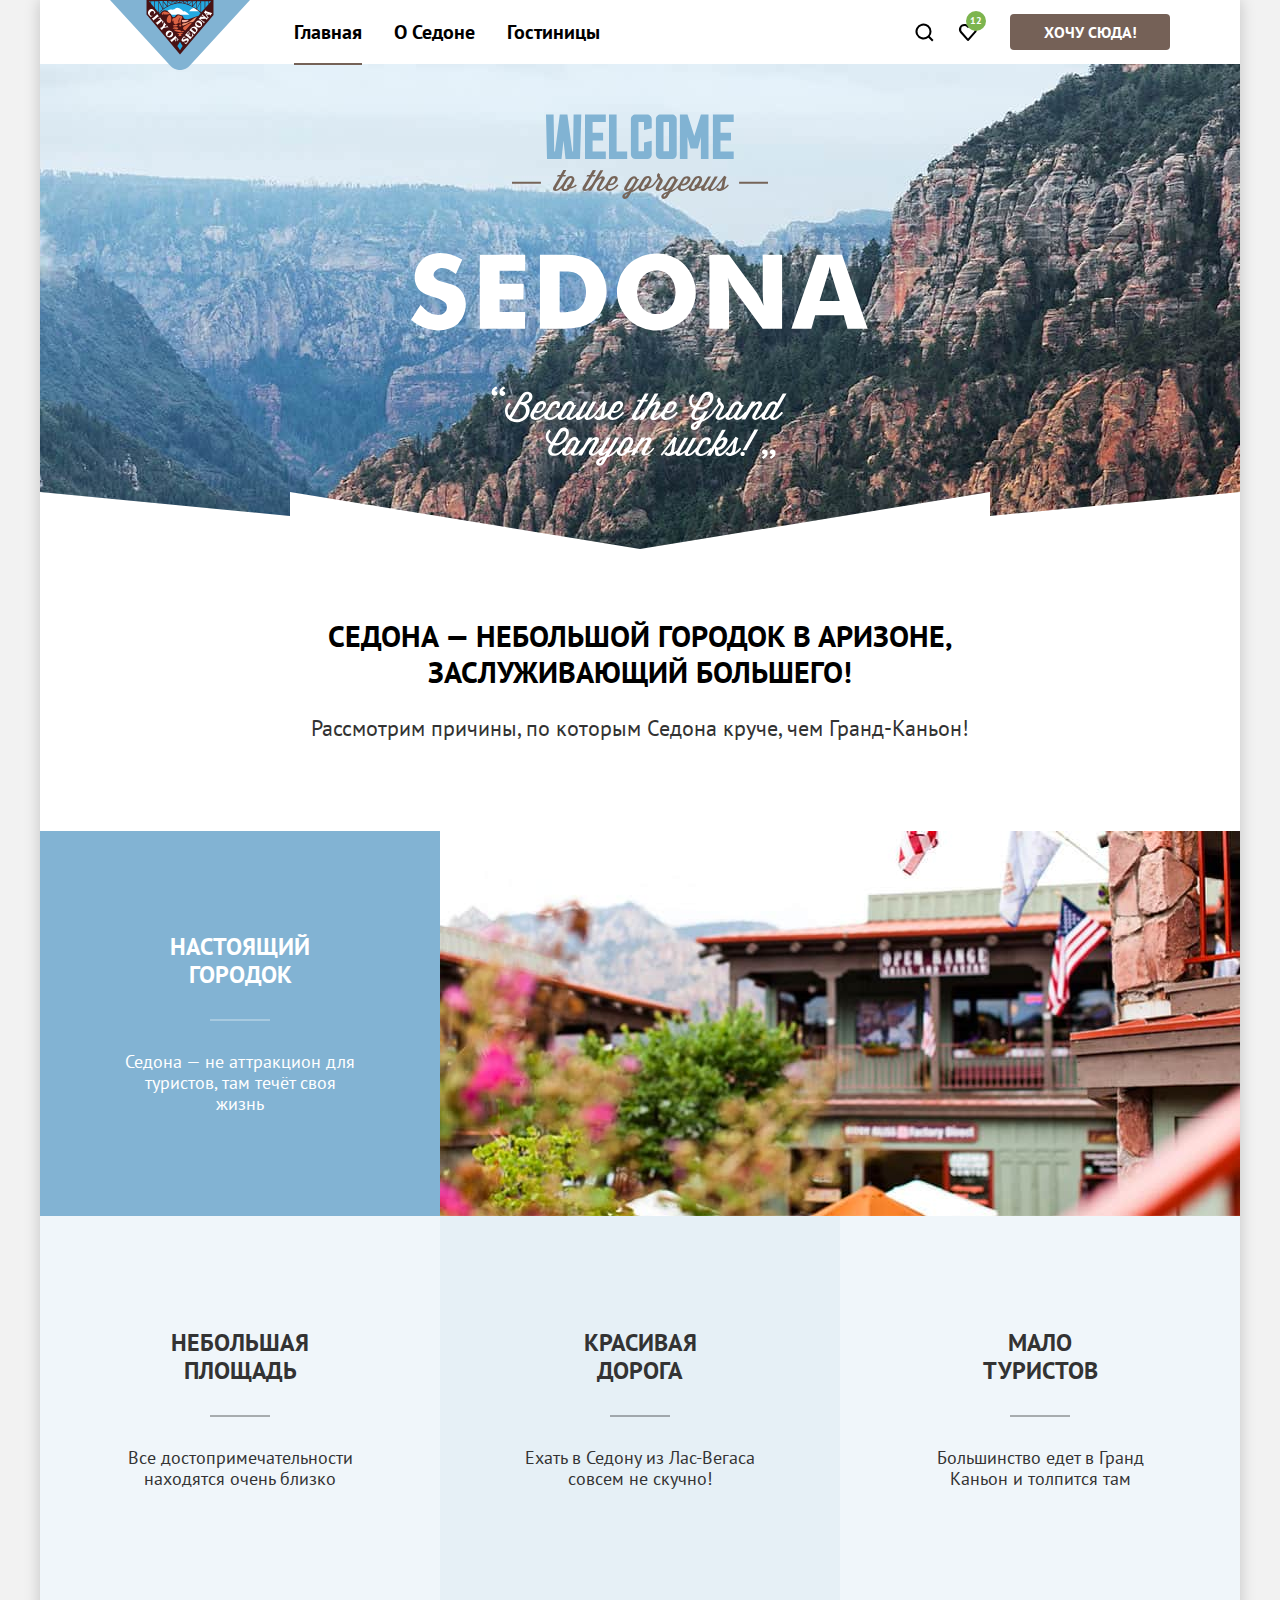
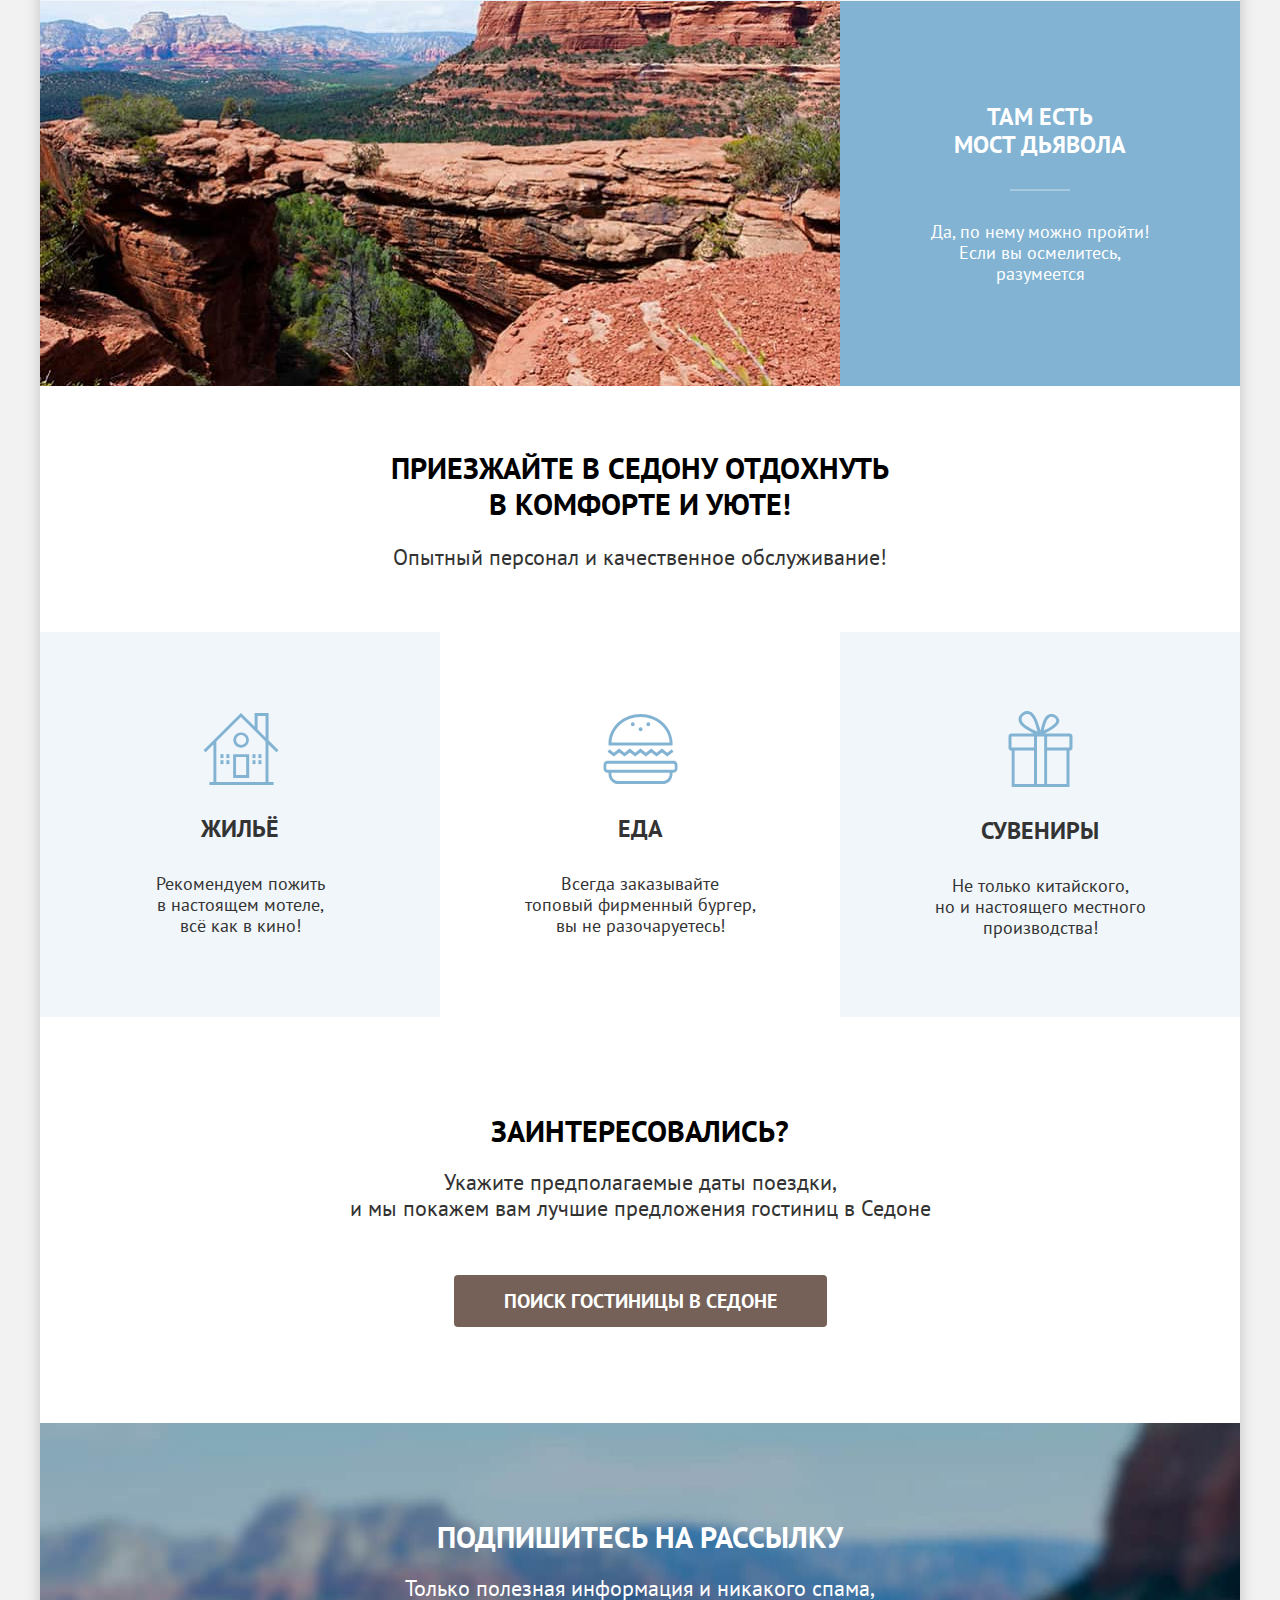
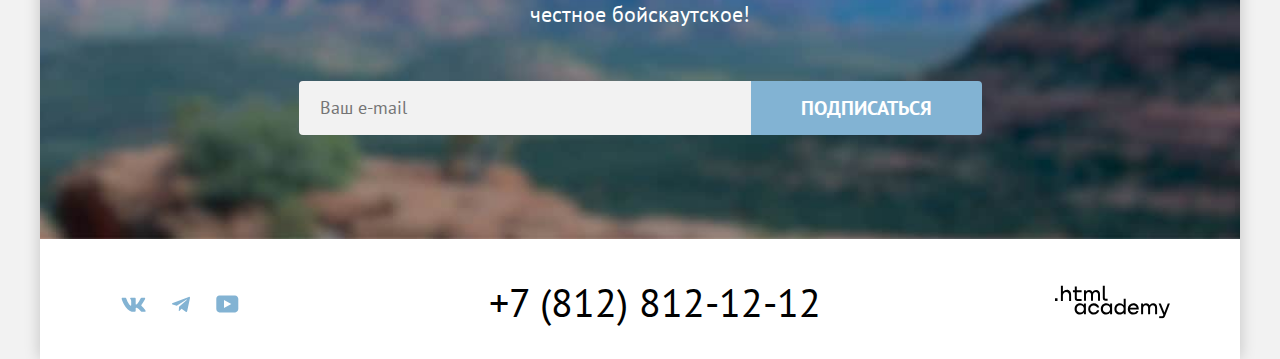
<file: index.html>
<!DOCTYPE html>
<html lang="ru">
<head>
  <meta charset="utf-8">
  <title>Седона — небольшой городок в Аризоне, заслуживающий большего!</title>
  <link rel="icon" href="favicon.ico">
  <link rel="icon" type="image/png" href="images/favicon.png">
  <link rel="stylesheet" href="styles/styles.css">
</head>
<body>
<div class="page-wrapper">
  <header class="page-header">
    <a class="page-header-small-logo" aria-label="Седона" href="#">
      <img src="images/decor/logos/small-sedona.svg" width="140" height="70" alt="Логотип «Седона»">
    </a>
    <nav class="navigation">
      <ul class="navigation-list navigation-menu">
        <li class="navigation-item navigation-item-text navigation-item-active">
          <a class="navigation-link navigation-link-current" href="index.html">Главная</a>
        </li>
        <li class="navigation-item navigation-item-text">
          <a class="navigation-link" href="">О Седоне</a>
        </li>
        <li class="navigation-item navigation-item-text">
          <a class="navigation-link" href="hotels.html">Гостиницы</a>
        </li>
      </ul>
      <ul class="navigation-list navigation-user">
        <li class="navigation-item navigation-item-icon navigation-item-icon-search navigation-item-text">
          <a class="navigation-link" href="#">
              <span class="visually-hidden">
                  Поиск
              </span>
          </a>
        </li>
        <li class="navigation-item navigation-item-icon navigation-item-icon-favorites navigation-item-text">
          <a class="navigation-link" href="#">
            <span class="visually-hidden">
                  Избранное
            </span>
            <em class="notification-counter">
              12
            </em>
          </a>
        </li>
        <li class="navigation-item navigation-item-want-to-sedona">
          <a class="button button-want-to-sedona" href="#">Хочу сюда!</a>
        </li>
      </ul>
    </nav>
  </header>
  <main class="main-container main-index">
    <div class="main-banner">
      <div class="main-banner-logo-wrapper">
        <img class="big-sedona-logo" src="images/decor/logos/big-sedona.svg" width="458" height="352" alt="Welcome to the gorgeous Sedona. 'Because the Grand Canyon sucks!'">
      </div>
    </div>
    <div class="main-index-title">
      <h1 class="decorative-h1">Седона — небольшой городок в Аризоне, <br>заслуживающий большего!</h1>
    </div>
    <section class="city-advantages">
      <h2 class="decorative-h2 city-advantages-title">Рассмотрим причины, по которым Седона круче, чем Гранд-Каньон!</h2>
      <div class="city-advantages-grid-container">
        <ul class="city-advantages-list">
          <li class="city-advantages-item">
            <div class="city-advantages-item-info">
              <h3 class="city-advantages-item-title">Настоящий <br>городок</h3>
              <p class="city-advantages-description">Седона — не аттракцион для <br>туристов, там течёт своя <br>жизнь</p>
            </div>
            <img src="images/content/sedona-cafe.jpg" width="800" height="385" alt="Вид на веранду уютного кафе, вокруг цветущие красивые деревья">
          </li>
          <li class="city-advantages-item">
            <div class="city-advantages-item-info">
              <h3 class="city-advantages-item-title">Небольшая <br>площадь</h3>
              <p class="city-advantages-description">Все достопримечательности <br>находятся очень близко</p>
            </div>
          </li>
          <li class="city-advantages-item">
            <div class="city-advantages-item-info">
              <h3 class="city-advantages-item-title">Красивая <br>дорога</h3>
              <p class="city-advantages-description">Ехать в Седону из Лас-Вегаса <br>совсем не скучно!</p>
            </div>
          </li>
          <li class="city-advantages-item">
            <div class="city-advantages-item-info">
              <h3 class="city-advantages-item-title">Мало <br>туристов</h3>
              <p class="city-advantages-description">Большинство едет в Гранд <br>Каньон и толпится там</p>
            </div>
          </li>
          <li class="city-advantages-item">
            <img src="images/content/sedona-canyon.jpg" width="800" height="385" alt="Панорама: Вид на каньон, вдалеке на заднем плане горные хребты">
            <div class="city-advantages-item-info">
              <h3 class="city-advantages-item-title">Там есть <br>мост дьявола</h3>
              <p class="city-advantages-description">Да, по нему можно пройти! <br>Если вы осмелитесь, <br>разумеется</p>
            </div>
          </li>
        </ul>
        <div class="city-advantages-comfortable-service-container">
          <p class="city-advantages-description decorative-h1">Приезжайте в Седону отдохнуть <br>в комфорте и уюте!</p>
          <h3 class="decorative-h2">Опытный персонал и качественное обслуживание!</h3>
        </div>
      </div>
    </section>
    <section class="vacation-tips">
      <h2 class="visually-hidden">Рекомендации по отдыху</h2>
      <ul class="vacation-tips-list">
        <li class="vacation-tips-item">
          <h3 class="vacation-tips-title vacation-tips-title-housing">Жильё</h3>
          <p class="vacation-tips-description">Рекомендуем пожить <br>в настоящем мотеле, <br>всё как в кино!</p>
        </li>
        <li class="vacation-tips-item">
          <h3 class="vacation-tips-title vacation-tips-title-food">Еда</h3>
          <p class="vacation-tips-description">Всегда заказывайте <br>топовый фирменный бургер, <br>вы не разочаруетесь!
          </p>
        </li>
        <li class="vacation-tips-item">
          <h3 class="vacation-tips-title vacation-tips-title-souvenir">Сувениры</h3>
          <p class="vacation-tips-description">
            <span class="visually-hidden">Покупайте сувениры </span>Не только китайского, <br>но и настоящего местного
            <br>производства!</p>
        </li>
      </ul>
    </section>
    <section class="hotel-reservation">
      <p>
        <em class="hotel-reservation-title decorative-h1">Заинтересовались?</em>
      </p>
      <h2 class="decorative-h2">Укажите предполагаемые даты поездки, <br>и мы покажем вам лучшие предложения гостиниц в Седоне</h2>
      <a class="button hotel-search-big-button" href="modal-window.html">Поиск гостиницы в Седоне</a>
    </section>
  </main>
  <footer class="page-footer">
    <section class="newsletter">
      <h2 class="newsletter-title decorative-h1">Подпишитесь на рассылку</h2>
      <p>
        <i class="decorative-h2">Только полезная информация и никакого спама, <br>честное бойскаутское!</i>
      </p>
      <form class="newsletter-form" action="https://echo.htmlacademy.ru/" method="post">
        <label class="visually-hidden" for="newsletter-email">Email</label>
        <input class="field newsletter-email-field" placeholder="Ваш e-mail" type="email" name="newsletter-email" id="newsletter-email" required>
        <button class="button action-button newsletter-button" type="submit">
          <span>Подписаться</span>
        </button>
      </form>
    </section>
    <div class="page-footer-bottom">
      <section class="footer-social">
        <h2 class="page-footer-title visually-hidden">Наши страницы в социальных сетях</h2>
        <ul class="footer-social-list">
          <li class="footer-social-item">
            <a class="vk-logo" href="https://vk.com/htmlacademy" aria-label="ВКонтакте">
              <svg xmlns="http://www.w3.org/2000/svg" width="25" height="15" fill="none"><path fill="#83B3D3" fill-rule="evenodd" d="M24.12 1.8c.16-.54 0-.94-.8-.94H20.7c-.67 0-.98.34-1.15.73 0 0-1.33 3.2-3.22 5.27-.61.6-.9.8-1.23.8-.16 0-.41-.2-.41-.75v-5.1c0-.66-.19-.95-.74-.95H9.82c-.42 0-.67.3-.67.59 0 .62.95.76 1.04 2.51v3.8c0 .83-.15.98-.48.98-.9 0-3.06-3.2-4.34-6.88-.25-.72-.5-1-1.18-1H1.57c-.75 0-.9.34-.9.73 0 .68.89 4.07 4.14 8.55 2.17 3.06 5.23 4.72 8 4.72 1.68 0 1.88-.37 1.88-1v-2.32c0-.74.16-.88.7-.88.38 0 1.05.19 2.6 1.66 1.79 1.75 2.08 2.54 3.08 2.54h2.63c.75 0 1.12-.37.9-1.1-.23-.72-1.08-1.77-2.2-3.02-.62-.71-1.54-1.48-1.82-1.86-.39-.5-.28-.71 0-1.15 0 0 3.2-4.42 3.54-5.93Z" clip-rule="evenodd"/></svg>
            </a>
          </li>
          <li class="footer-social-item" aria-label="Телеграм">
            <a class="telegram-logo" href="https://t.me/htmlacademy">
              <svg xmlns="http://www.w3.org/2000/svg" width="18" height="17" fill="none"><path fill="#83B3D3" d="M16.79.96.84 7.1c-1.09.44-1.08 1.05-.2 1.32l4.1 1.28 9.47-5.98c.44-.27.85-.13.52.17l-7.68 6.93-.28 4.22c.41 0 .6-.2.83-.41l1.99-1.94 4.13 3.06c.77.42 1.31.2 1.5-.71l2.72-12.8c.28-1.1-.43-1.61-1.16-1.28Z"/></svg>
            </a>
          </li>
          <li class="footer-social-item">
            <a class="youtube-logo" href="https://www.youtube.com/user/htmlacademyru" aria-label="Ютюб">
              <svg xmlns="http://www.w3.org/2000/svg" width="23" height="18" fill="none"><path fill="#83B3D3" d="M19 .4H3.4C1.6.4.3 2 .3 3.8v10c0 2 1.3 3.6 3.2 3.6h15.7c1.6 0 3.1-1.6 3.1-3.4V3.8C22.1 2 20.8.4 19 .4ZM8 12.9v-8l7.3 4-7.3 4Z"/></svg>
            </a>
          </li>
        </ul>
      </section>
      <section class="footer-contacts">
        <h2 class="visually-hidden">Контактный телефон</h2>
        <a class="footer-contacts-address-phone" href="tel:+78128121212">+7 (812) 812-12-12</a>
      </section>
      <section class="footer-copyright">
        <a class='html-academy-logo' href="https://htmlacademy.ru/" aria-label="Сайт создан в HTML Академии">
          <svg xmlns="http://www.w3.org/2000/svg" width="115" height="34" fill="none"><g fill="#000" clip-path="url(#a)"><path d="M0 13.3v2.6h2.5v-2.6H0ZM11.6 4.9c-1.6 0-2.8.7-3.6 1.7h-.1V.4h-2v15.5h2v-5.3C7.9 8.5 9.2 7 11.2 7c1.8 0 2.9 1.4 2.9 3.2v5.7h2V9.8c.1-3-1.8-5-4.5-5ZM26.6 5.2h-4.8V1.5h-2v3.8h-1.9v2h1.9v6c0 1.7 1 2.7 2.7 2.7h4.1v-2h-3.7c-.7 0-1.1-.4-1.1-1.1V7.2h4.8v-2ZM41.1 5c-1.6 0-2.9.8-3.5 2h-.1a3.7 3.7 0 0 0-3.4-2c-1.4 0-2.5.8-3.1 1.8h-.1V5.2H29v10.6h2v-5.4c0-2 1-3.5 2.6-3.5 1.5 0 2.4 1 2.4 2.6v6.3h2v-5.6c0-2.4 1.4-3.3 2.6-3.3 1.5 0 2.4 1 2.4 2.6v6.3h2V9.3c.1-2.5-1.4-4.3-3.9-4.3ZM47.8 13c0 1.8 1 2.8 2.8 2.8h2v-2h-1.7c-.7 0-1.1-.4-1.1-1.1V.4h-2V13ZM28.9 20a4.9 4.9 0 0 0-3.9-1.7c-3.1 0-5.4 2.3-5.4 5.6s2.3 5.6 5.4 5.6c1.8 0 3-.8 3.8-2h.1v1.7h2V18.6h-2V20Zm-3.6 7.5a3.5 3.5 0 0 1-3.6-3.6c0-2 1.4-3.6 3.6-3.6s3.6 1.6 3.6 3.6c0 1.9-1.4 3.6-3.6 3.6ZM44.2 22.4c-.5-2.4-2.6-4.1-5.4-4.1a5.4 5.4 0 0 0-5.6 5.6c0 3 2.2 5.6 5.6 5.6 2.8 0 4.9-1.8 5.4-4.2h-2.1a3.4 3.4 0 0 1-3.3 2.3 3.5 3.5 0 0 1-3.6-3.6c0-2 1.4-3.6 3.6-3.6 1.6 0 2.8 1 3.3 2.2h2.1v-.2ZM55.1 20a4.9 4.9 0 0 0-3.9-1.7c-3.1 0-5.4 2.3-5.4 5.6s2.3 5.6 5.4 5.6c1.8 0 3-.8 3.8-2h.1v1.7h2V18.6h-2V20Zm-3.6 7.5a3.5 3.5 0 0 1-3.6-3.6c0-2 1.4-3.6 3.6-3.6s3.6 1.6 3.6 3.6c0 1.9-1.5 3.6-3.6 3.6ZM68.7 20.2a5 5 0 0 0-3.9-2c-3.1 0-5.4 2.4-5.4 5.7 0 3.3 2.2 5.6 5.4 5.6 1.7 0 3-.8 3.8-1.8h.1v1.5h2V13.8h-2v6.4Zm-3.6 7.3a3.5 3.5 0 0 1-3.6-3.6c0-2 1.4-3.6 3.6-3.6s3.6 1.6 3.6 3.6c-.1 2-1.5 3.6-3.6 3.6ZM78.3 18.3a5.4 5.4 0 0 0-5.5 5.6c0 3 2.1 5.6 5.5 5.6 2.5 0 4.5-1.3 5.2-3.6h-2.1c-.5 1-1.6 1.6-3 1.6-1.9 0-3.3-1.3-3.4-3h8.8c.2-3.5-2-6.2-5.5-6.2Zm0 1.9c1.7 0 3 1 3.3 2.6h-6.5a3.2 3.2 0 0 1 3.2-2.6ZM98.2 18.3a4 4 0 0 0-3.6 2h-.1c-.6-1.2-1.8-2-3.4-2-1.4 0-2.5.7-3.1 1.8v-1.5h-1.9v10.6h2v-5.4c0-2 1-3.4 2.6-3.5 1.5 0 2.4 1 2.4 2.6v6.3h2v-5.6c0-2.4 1.4-3.3 2.6-3.3 1.5 0 2.4 1 2.4 2.6v6.3h2v-6.5c.1-2.6-1.4-4.4-3.9-4.4ZM109.4 27.4l-3.6-9h-2.2l4.8 11.7c-.3.9-.7 1.2-1.7 1.2h-2.5v2h2.5c1.8 0 2.8-.8 3.5-2.6l4.7-12.2h-2.1l-3.4 8.9Z"/></g><defs><clipPath id="a"><path fill="#fff" d="M0 .4h115v33H0z"/></clipPath></defs></svg>
        </a>
      </section>
    </div>
  </footer>
</div>
<div class="modal-container visually-hidden">
  <div class="modal">
    <button class="modal-close-button" type="button">
      <span class="visually-hidden">Закрыть</span>
    </button>
    <section class="modal-content">
      <h2 class="modal-title decorative-h1">Поиск гостиницы в Седоне</h2>
      <form class="modal-finder-hotel" action="https://echo.htmlacademy.ru/" method="post">
        <div class="modal-finder-hotel-label">
          <span class="input-container">
            <em class="field-title">
              <label for="arrival-date-input" class="field-title">
                Дата Заезда:
              </label>
            </em>
            <input class="field" id="arrival-date-input" placeholder="Укажите дату" value="27 апреля 2020" type="text" name="arrival-date" required>
          </span>
          <em class="info-box info-box-error">Мы не можем отправить вас в прошлое.</em>
        </div>
        <div class="modal-finder-hotel-label">
          <span class="input-container">
            <label for="departure-date-input" class="field-title">
              Дата Выезда:
            </label>
            <input class="field" id="departure-date-input" placeholder="Укажите дату" value="1 сентября 2023" type="text" name="departure-date" required>
          </span>
          <em class="info-box">На эти даты есть свободные номера. Пока есть.</em>
        </div>
        <div class="modal-finder-hotel-label-persons">
          <div class="modal-finder-hotel-label modal-finder-hotel-label-adults">
            <div class="field-title">
              <label for="adults-input">
                Взрослые:
              </label>
            </div>
            <div class="count-selector-container">
              <button class="count-selector-arrow count-selector-left-arrow" type="button">
                <span class="visually-hidden">
                  Уменьшить
                </span>
              </button>
              <input class="count-selector field" id="adults-input" value="2" type="number" name="adults" min="1" required>
              <button class="count-selector-arrow count-selector-right-arrow" type="button">
                <span class="visually-hidden">
                  Увеличить
                </span>
              </button>
            </div>
          </div>
          <div class="modal-finder-hotel-label modal-finder-hotel-label-children">
            <div class="field-title">
              <label for="children-input">
                Дети:
              </label>
              <div class="info-icon-container">
                <button class="info-icon" type="button">
                  <span class="visually-hidden">
                    Укажите количество детей
                  </span>
                </button>
                <em class="info-description">
                  Укажите количество детей, которые будут с вами, возраст которых от 6 до 18 лет. Дети до 6 лет размещаются бесплатно.
                </em>
              </div>
            </div>
            <div class="count-selector-container">
              <button class="count-selector-arrow count-selector-left-arrow" type="button">
                <span class="visually-hidden">
                  Уменьшить
                </span>
              </button>
              <input class="count-selector field" id="children-input" value="2" type="number" name="children" min="0" required>
              <button class="count-selector-arrow count-selector-right-arrow" type="button">
                <span class="visually-hidden">
                  Увеличить
                </span>
              </button>
            </div>
          </div>
        </div>
        <button class="button action-button submit-button" type="submit">Найти</button>
      </form>
    </section>
  </div>
</div>
</body>
</html>
</file>
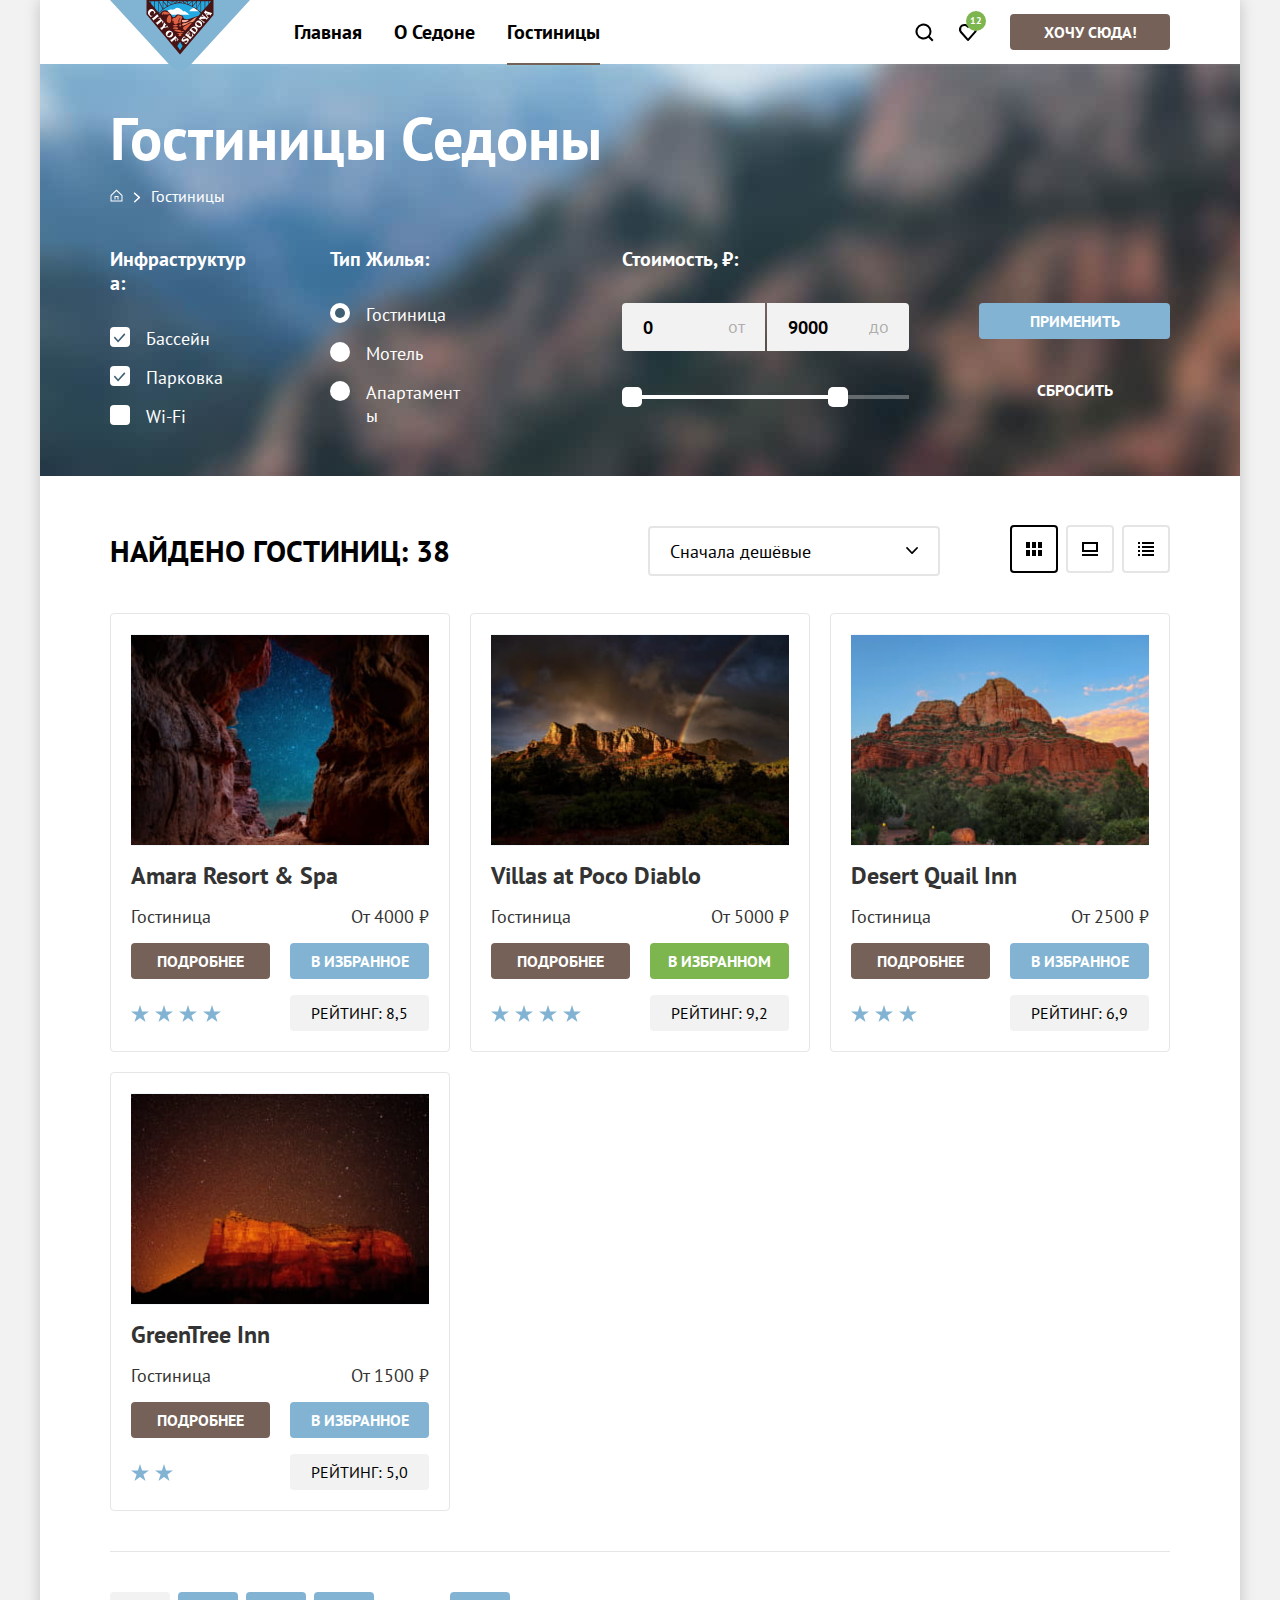
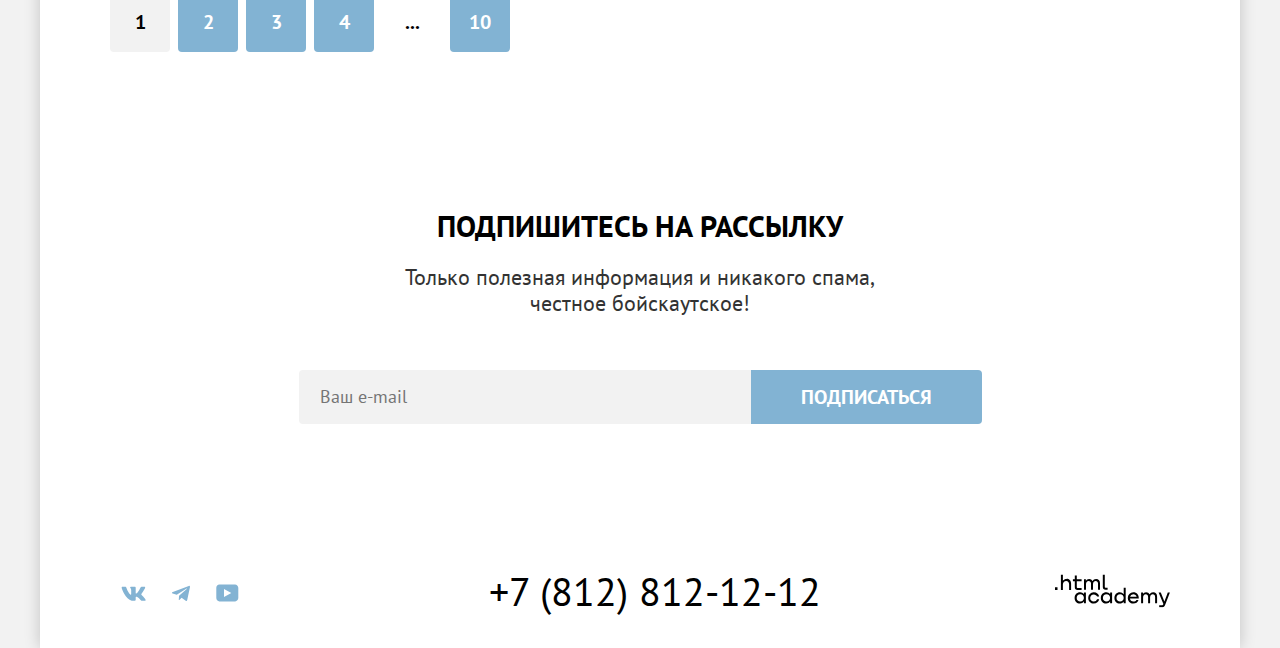
<file: hotels.html>
<!DOCTYPE html>
<html lang="ru">
<head>
  <meta charset="utf-8">
  <title>Седона — небольшой городок в Аризоне, заслуживающий большего!</title>
  <link rel="icon" href="favicon.ico">
  <link rel="icon" type="image/png" href="images/favicon.png">
  <link rel="stylesheet" href="styles/styles.css">
</head>
<body>
<div class="page-wrapper">
  <header class="page-header">
    <a class="page-header-small-logo" aria-label="Седона" href="#">
      <img src="images/decor/logos/small-sedona.svg" width="140" height="70" alt="Логотип «Седона»">
    </a>
    <nav class="navigation">
      <ul class="navigation-list navigation-menu">
        <li class="navigation-item navigation-item-text">
          <a class="navigation-link navigation-link-current" href="index.html">Главная</a>
        </li>
        <li class="navigation-item navigation-item-text">
          <a class="navigation-link" href="">О Седоне</a>
        </li>
        <li class="navigation-item navigation-item-text navigation-item-active">
          <a class="navigation-link" href="hotels.html">Гостиницы</a>
        </li>
      </ul>
      <ul class="navigation-list navigation-user">
        <li class="navigation-item navigation-item-icon navigation-item-icon-search navigation-item-text">
          <a class="navigation-link" href="#">
              <span class="visually-hidden">
                  Поиск
              </span>
          </a>
        </li>
        <li class="navigation-item navigation-item-icon navigation-item-icon-favorites navigation-item-text">
          <a class="navigation-link" href="#">
            <span class="visually-hidden">
                  Избранное
            </span>
            <em class="notification-counter">
              12
            </em>
          </a>
        </li>
        <li class="navigation-item navigation-item-want-to-sedona">
          <a class="button button-want-to-sedona" href="#">Хочу сюда!</a>
        </li>
      </ul>
    </nav>
  </header>
  <main class="main-container main-inner">
    <section class="hotels">
      <div class="container-filter-hotels">
        <header class="inner-header">
          <h1 class="decorative-h1 inner-header-title">Гостиницы Седоны</h1>
          <ul class="breadcrumbs">
            <li class="breadcrumbs-item">
              <a class="breadcrumbs-link" href="index.html">
                <span class="breadcrumbs-link-title">Главная</span>
              </a>
            </li>
            <li class="breadcrumbs-item">
              <a class="breadcrumbs-link">
                <span class="breadcrumbs-link-title">Гостиницы</span>
              </a>
            </li>
          </ul>
        </header>
        <h2 class="decorative-h2 visually-hidden">Список гостиниц с фильтрами</h2>
        <form class="catalog-filter" action="https://echo.htmlacademy.ru/" method="get">
          <fieldset class="hotel-filter-group">
            <legend class="hotel-filter-title">Инфраструктура:</legend>
            <ul class="hotel-filter-list">
              <li class="hotel-filter-item">
                <label class="control">
                  <input class="control-input visually-hidden" type="checkbox" name="infrastructure" value="pool"
                         checked>
                  <span class="control-mark"></span>
                  <span class="control-label">Бассейн</span>
                </label>
              </li>
              <li class="hotel-filter-item">
                <label class="control">
                  <input class="control-input visually-hidden" type="checkbox" name="infrastructure" value="parking"
                         checked>
                  <span class="control-mark"></span>
                  <span class="control-label">Парковка</span>
                </label>
              </li>
              <li class="hotel-filter-item">
                <label class="control">
                  <input class="control-input visually-hidden" type="checkbox" name="infrastructure" value="wi-fi">
                  <span class="control-mark"></span>
                  <span class="control-label">Wi-Fi</span>
                </label>
              </li>
            </ul>
          </fieldset>
          <fieldset class="hotel-filter-group">
            <legend class="hotel-filter-title">Тип Жилья:</legend>
            <ul class="hotel-filter-list">
              <li class="hotel-filter-item">
                <label class="control">
                  <input class="control-input visually-hidden" type="radio" name="housing-type" value="hotel" checked>
                  <span class="control-mark"></span>
                  <span class="control-label">Гостиница</span>
                </label>
              </li>
              <li class="hotel-filter-item">
                <label class="control">
                  <input class="control-input visually-hidden" type="radio" name="housing-type" value="motel">
                  <span class="control-mark"></span>
                  <span class="control-label">Мотель</span>
                </label>
              </li>
              <li class="hotel-filter-item">
                <label class="control">
                  <input class="control-input visually-hidden" type="radio" name="housing-type" value="apartments">
                  <span class="control-mark"></span>
                  <span class="control-label">Апартаменты</span>
                </label>
              </li>
            </ul>
          </fieldset>
          <fieldset class="hotel-filter-group hotel-filter-price-container">
            <legend class="hotel-filter-title">Стоимость, ₽:</legend>
            <div class="range">
              <div class="range-wrapper-inputs">
                <label class="range-input-label range-input-label-start-price">
                  <span class="range-input-title">От</span>
                  <input class="field range-input" type="number" value="0" name="min-price">
                </label>
                <label class="range-input-label range-input-label-max-price">
                  <span class="range-input-title">До</span>
                  <input class="field range-input" type="number" value="9000" name="max-price">
                </label>
              </div>
              <div class="range-scale">
                <div class="range-bar">
                  <button class="range-toggle toggle-min" type="button">
                    <span class="visually-hidden">Изменить максимальную цену</span>
                  </button>
                  <button class="range-toggle toggle-max" type="button">
                    <span class="visually-hidden">Изменить максимальную цену</span>
                  </button>
                </div>
              </div>
            </div>
          </fieldset>
          <div class="hotel-filter-buttons-container">
            <button class="button action-button" type="submit">Применить</button>
            <button class="button transparent-button" type="reset">Сбросить</button>
          </div>
        </form>
      </div>
      <div class="container-found-hotels">
        <div class="container-found-hotels-header">
          <p class="information-search-result-wrapper">
            <em class="information-search-result decorative-h1">
              Найдено гостиниц: <span class="information-search-result-count">38</span>
            </em>
          </p>
          <div class="selectors-container">
            <select class="select-control" aria-label="Сортировка">
              <option value="cheap">Сначала дешёвые</option>
              <option value="popular">Сначала популярные</option>
              <option value="expensive">Сначала дорогие</option>
            </select>
            <ul class="hotels-element-shape-selection-menu" aria-label="Вид отображения элементов">
              <li
                class="hotels-element-shape-item hotels-element-shape-button-cards-mode hotels-element-shape-item-selected">
                <a href="#">
                  <span class="visually-hidden">Отображение элементов в виде карточек</span>
                </a>
              </li>
              <li class="hotels-element-shape-item hotels-element-shape-button-sketch-mode">
                <a href="#">
                  <span class="visually-hidden">Отображение элементов в виде крупных эскзиов</span>
                </a>
              </li>
              <li class="hotels-element-shape-item hotels-element-shape-button-list-mode">
                <a href="#">
                  <span class="visually-hidden">Отображение элементов в виде списка</span>
                </a>
              </li>
            </ul>
          </div>
        </div>
        <ul class="hotel-list">
          <li class="hotel-card">
            <div class="hotel-card-image">
              <img src="images/content/hotels/hotel-1.jpg" width="300" height="212"
                   alt="Территория вокруг гостиницы: Отверстие в горах, сквозь которое виды звёзды">
            </div>
            <h3 class="hotel-card-title">Amara Resort & Spa</h3>
            <em class="hotel-card-type">Гостиница</em>
            <em class="hotel-card-price">От 4000 ₽</em>
            <a class="button hotel-card-button hotel-card-button-more-details" href="#">Подробнее</a>
            <a class="button action-button hotel-card-button hotel-card-button-to-favorites" href="#">В избранное</a>
            <em class="button hotel-card-rating-star-rating light-button">Рейтинг: 8,5</em>
            <div class="hotel-card-hotel-stars-wrapper">
              <div class="stars-block stars-block-4"></div>
              <em class="hotel-card-hotel-stars visually-hidden">4 звезды</em>
            </div>
          </li>
          <li class="hotel-card">
            <div class="hotel-card-image">
              <img src="images/content/hotels/hotel-2.jpg" width="300" height="212"
                   alt="Территория вокруг гостиницы: Отверстие в горах, сквозь которое виды звёзды">
            </div>
            <h3 class="hotel-card-title">Villas at Poco Diablo</h3>
            <em class="hotel-card-type">Гостиница</em>
            <em class="hotel-card-price">От 5000 ₽</em>
            <a class="button hotel-card-button hotel-card-button-more-details" href="#">Подробнее</a>
            <a class="button favorites-button hotel-card-button hotel-card-button-to-favorites" href="#">В избранном</a>
            <em class="button hotel-card-rating-star-rating light-button">Рейтинг: 9,2</em>
            <div class="hotel-card-hotel-stars-wrapper">
              <div class="stars-block stars-block-4"></div>
              <em class="hotel-card-hotel-stars visually-hidden">4 звезды</em>
            </div>
          </li>
          <li class="hotel-card">
            <div class="hotel-card-image">
              <img src="images/content/hotels/hotel-3.jpg" width="300" height="212"
                   alt="Территория вокруг гостиницы: Отверстие в горах, сквозь которое виды звёзды">
            </div>
            <h3 class="hotel-card-title">Desert Quail Inn</h3>
            <em class="hotel-card-type">Гостиница</em>
            <em class="hotel-card-price">От 2500 ₽</em>
            <a class="button hotel-card-button hotel-card-button-more-details" href="#">Подробнее</a>
            <a class="button action-button hotel-card-button hotel-card-button-to-favorites" href="#">В избранное</a>
            <em class="button hotel-card-rating-star-rating light-button">Рейтинг: 6,9</em>
            <div class="hotel-card-hotel-stars-wrapper">
              <div class="stars-block stars-block-3"></div>
              <em class="hotel-card-hotel-stars visually-hidden">3 звезды</em>
            </div>
          </li>
          <li class="hotel-card">
            <div class="hotel-card-image">
              <img src="images/content/hotels/hotel-4.jpg" width="300" height="212"
                   alt="Территория вокруг гостиницы: Отверстие в горах, сквозь которое виды звёзды">
            </div>
            <h3 class="hotel-card-title">GreenTree Inn</h3>
            <em class="hotel-card-type">Гостиница</em>
            <em class="hotel-card-price">От 1500 ₽</em>
            <a class="button hotel-card-button hotel-card-button-more-details" href="#">Подробнее</a>
            <a class="button action-button hotel-card-button hotel-card-button-to-favorites" href="#">В избранное</a>
            <em class="button hotel-card-rating-star-rating light-button">Рейтинг: 5,0</em>
            <div class="hotel-card-hotel-stars-wrapper">
              <div class="stars-block stars-block-2"></div>
              <em class="hotel-card-hotel-stars visually-hidden">2 звезды</em>
            </div>
          </li>
        </ul>
        <div class="large-separator"></div>
        <ul class="pagination">
          <li class="pagination-item pagination-item-selected">
            <a class="button pagination-link pagination-current">1</a>
          </li>
          <li class="pagination-item">
            <a class="button action-button pagination-link" href="#">2</a>
          </li>
          <li class="pagination-item">
            <a class="button action-button pagination-link" href="#">3</a>
          </li>
          <li class="pagination-item">
            <a class="button action-button pagination-link" href="#">4</a>
          </li>
          <li class="pagination-item pagination-item-three-dots">
            <a class="button pagination-link" href="#">...</a>
          </li>
          <li class="pagination-item">
            <a class="button action-button pagination-link" href="#" aria-label="Последняя страница">
              10
            </a>
          </li>
        </ul>
      </div>
    </section>
  </main>
  <footer class="page-footer">
    <section class="newsletter newsletter-light">
      <h2 class="newsletter-title decorative-h1">Подпишитесь на рассылку</h2>
      <p>
        <i class="decorative-h2">Только полезная информация и никакого спама, <br>честное бойскаутское!</i>
      </p>
      <form class="newsletter-form" action="https://echo.htmlacademy.ru/" method="post">
        <label class="visually-hidden" for="newsletter-email">Email</label>
        <input class="field newsletter-email-field" placeholder="Ваш e-mail" type="email" name="newsletter-email"
               id="newsletter-email" required>
        <button class="button action-button newsletter-button" type="submit">
          <span>Подписаться</span>
        </button>
      </form>
    </section>
    <div class="page-footer-bottom">
      <section class="footer-social">
        <h2 class="page-footer-title visually-hidden">Наши страницы в социальных сетях</h2>
        <ul class="footer-social-list">
          <li class="footer-social-item">
            <a class="vk-logo" href="https://vk.com/htmlacademy" aria-label="ВКонтакте">
              <svg xmlns="http://www.w3.org/2000/svg" width="25" height="15" fill="none"><path fill="#83B3D3" fill-rule="evenodd" d="M24.12 1.8c.16-.54 0-.94-.8-.94H20.7c-.67 0-.98.34-1.15.73 0 0-1.33 3.2-3.22 5.27-.61.6-.9.8-1.23.8-.16 0-.41-.2-.41-.75v-5.1c0-.66-.19-.95-.74-.95H9.82c-.42 0-.67.3-.67.59 0 .62.95.76 1.04 2.51v3.8c0 .83-.15.98-.48.98-.9 0-3.06-3.2-4.34-6.88-.25-.72-.5-1-1.18-1H1.57c-.75 0-.9.34-.9.73 0 .68.89 4.07 4.14 8.55 2.17 3.06 5.23 4.72 8 4.72 1.68 0 1.88-.37 1.88-1v-2.32c0-.74.16-.88.7-.88.38 0 1.05.19 2.6 1.66 1.79 1.75 2.08 2.54 3.08 2.54h2.63c.75 0 1.12-.37.9-1.1-.23-.72-1.08-1.77-2.2-3.02-.62-.71-1.54-1.48-1.82-1.86-.39-.5-.28-.71 0-1.15 0 0 3.2-4.42 3.54-5.93Z" clip-rule="evenodd"/></svg>
            </a>
          </li>
          <li class="footer-social-item" aria-label="Телеграм">
            <a class="telegram-logo" href="https://t.me/htmlacademy">
              <svg xmlns="http://www.w3.org/2000/svg" width="18" height="17" fill="none"><path fill="#83B3D3" d="M16.79.96.84 7.1c-1.09.44-1.08 1.05-.2 1.32l4.1 1.28 9.47-5.98c.44-.27.85-.13.52.17l-7.68 6.93-.28 4.22c.41 0 .6-.2.83-.41l1.99-1.94 4.13 3.06c.77.42 1.31.2 1.5-.71l2.72-12.8c.28-1.1-.43-1.61-1.16-1.28Z"/></svg>
            </a>
          </li>
          <li class="footer-social-item">
            <a class="youtube-logo" href="https://www.youtube.com/user/htmlacademyru" aria-label="Ютюб">
              <svg xmlns="http://www.w3.org/2000/svg" width="23" height="18" fill="none"><path fill="#83B3D3" d="M19 .4H3.4C1.6.4.3 2 .3 3.8v10c0 2 1.3 3.6 3.2 3.6h15.7c1.6 0 3.1-1.6 3.1-3.4V3.8C22.1 2 20.8.4 19 .4ZM8 12.9v-8l7.3 4-7.3 4Z"/></svg>
            </a>
          </li>
        </ul>
      </section>
      <section class="footer-contacts">
        <h2 class="visually-hidden">Контактный телефон</h2>
        <a class="footer-contacts-address-phone" href="tel:+78128121212">+7 (812) 812-12-12</a>
      </section>
      <section class="footer-copyright">
        <a class='html-academy-logo' href="https://htmlacademy.ru/" aria-label="Сайт создан в HTML Академии">
          <svg xmlns="http://www.w3.org/2000/svg" width="115" height="34" fill="none"><g fill="#000" clip-path="url(#a)"><path d="M0 13.3v2.6h2.5v-2.6H0ZM11.6 4.9c-1.6 0-2.8.7-3.6 1.7h-.1V.4h-2v15.5h2v-5.3C7.9 8.5 9.2 7 11.2 7c1.8 0 2.9 1.4 2.9 3.2v5.7h2V9.8c.1-3-1.8-5-4.5-5ZM26.6 5.2h-4.8V1.5h-2v3.8h-1.9v2h1.9v6c0 1.7 1 2.7 2.7 2.7h4.1v-2h-3.7c-.7 0-1.1-.4-1.1-1.1V7.2h4.8v-2ZM41.1 5c-1.6 0-2.9.8-3.5 2h-.1a3.7 3.7 0 0 0-3.4-2c-1.4 0-2.5.8-3.1 1.8h-.1V5.2H29v10.6h2v-5.4c0-2 1-3.5 2.6-3.5 1.5 0 2.4 1 2.4 2.6v6.3h2v-5.6c0-2.4 1.4-3.3 2.6-3.3 1.5 0 2.4 1 2.4 2.6v6.3h2V9.3c.1-2.5-1.4-4.3-3.9-4.3ZM47.8 13c0 1.8 1 2.8 2.8 2.8h2v-2h-1.7c-.7 0-1.1-.4-1.1-1.1V.4h-2V13ZM28.9 20a4.9 4.9 0 0 0-3.9-1.7c-3.1 0-5.4 2.3-5.4 5.6s2.3 5.6 5.4 5.6c1.8 0 3-.8 3.8-2h.1v1.7h2V18.6h-2V20Zm-3.6 7.5a3.5 3.5 0 0 1-3.6-3.6c0-2 1.4-3.6 3.6-3.6s3.6 1.6 3.6 3.6c0 1.9-1.4 3.6-3.6 3.6ZM44.2 22.4c-.5-2.4-2.6-4.1-5.4-4.1a5.4 5.4 0 0 0-5.6 5.6c0 3 2.2 5.6 5.6 5.6 2.8 0 4.9-1.8 5.4-4.2h-2.1a3.4 3.4 0 0 1-3.3 2.3 3.5 3.5 0 0 1-3.6-3.6c0-2 1.4-3.6 3.6-3.6 1.6 0 2.8 1 3.3 2.2h2.1v-.2ZM55.1 20a4.9 4.9 0 0 0-3.9-1.7c-3.1 0-5.4 2.3-5.4 5.6s2.3 5.6 5.4 5.6c1.8 0 3-.8 3.8-2h.1v1.7h2V18.6h-2V20Zm-3.6 7.5a3.5 3.5 0 0 1-3.6-3.6c0-2 1.4-3.6 3.6-3.6s3.6 1.6 3.6 3.6c0 1.9-1.5 3.6-3.6 3.6ZM68.7 20.2a5 5 0 0 0-3.9-2c-3.1 0-5.4 2.4-5.4 5.7 0 3.3 2.2 5.6 5.4 5.6 1.7 0 3-.8 3.8-1.8h.1v1.5h2V13.8h-2v6.4Zm-3.6 7.3a3.5 3.5 0 0 1-3.6-3.6c0-2 1.4-3.6 3.6-3.6s3.6 1.6 3.6 3.6c-.1 2-1.5 3.6-3.6 3.6ZM78.3 18.3a5.4 5.4 0 0 0-5.5 5.6c0 3 2.1 5.6 5.5 5.6 2.5 0 4.5-1.3 5.2-3.6h-2.1c-.5 1-1.6 1.6-3 1.6-1.9 0-3.3-1.3-3.4-3h8.8c.2-3.5-2-6.2-5.5-6.2Zm0 1.9c1.7 0 3 1 3.3 2.6h-6.5a3.2 3.2 0 0 1 3.2-2.6ZM98.2 18.3a4 4 0 0 0-3.6 2h-.1c-.6-1.2-1.8-2-3.4-2-1.4 0-2.5.7-3.1 1.8v-1.5h-1.9v10.6h2v-5.4c0-2 1-3.4 2.6-3.5 1.5 0 2.4 1 2.4 2.6v6.3h2v-5.6c0-2.4 1.4-3.3 2.6-3.3 1.5 0 2.4 1 2.4 2.6v6.3h2v-6.5c.1-2.6-1.4-4.4-3.9-4.4ZM109.4 27.4l-3.6-9h-2.2l4.8 11.7c-.3.9-.7 1.2-1.7 1.2h-2.5v2h2.5c1.8 0 2.8-.8 3.5-2.6l4.7-12.2h-2.1l-3.4 8.9Z"/></g><defs><clipPath id="a"><path fill="#fff" d="M0 .4h115v33H0z"/></clipPath></defs></svg>
        </a>
      </section>
    </div>
  </footer>
</div>
</body>
</html>
</file>
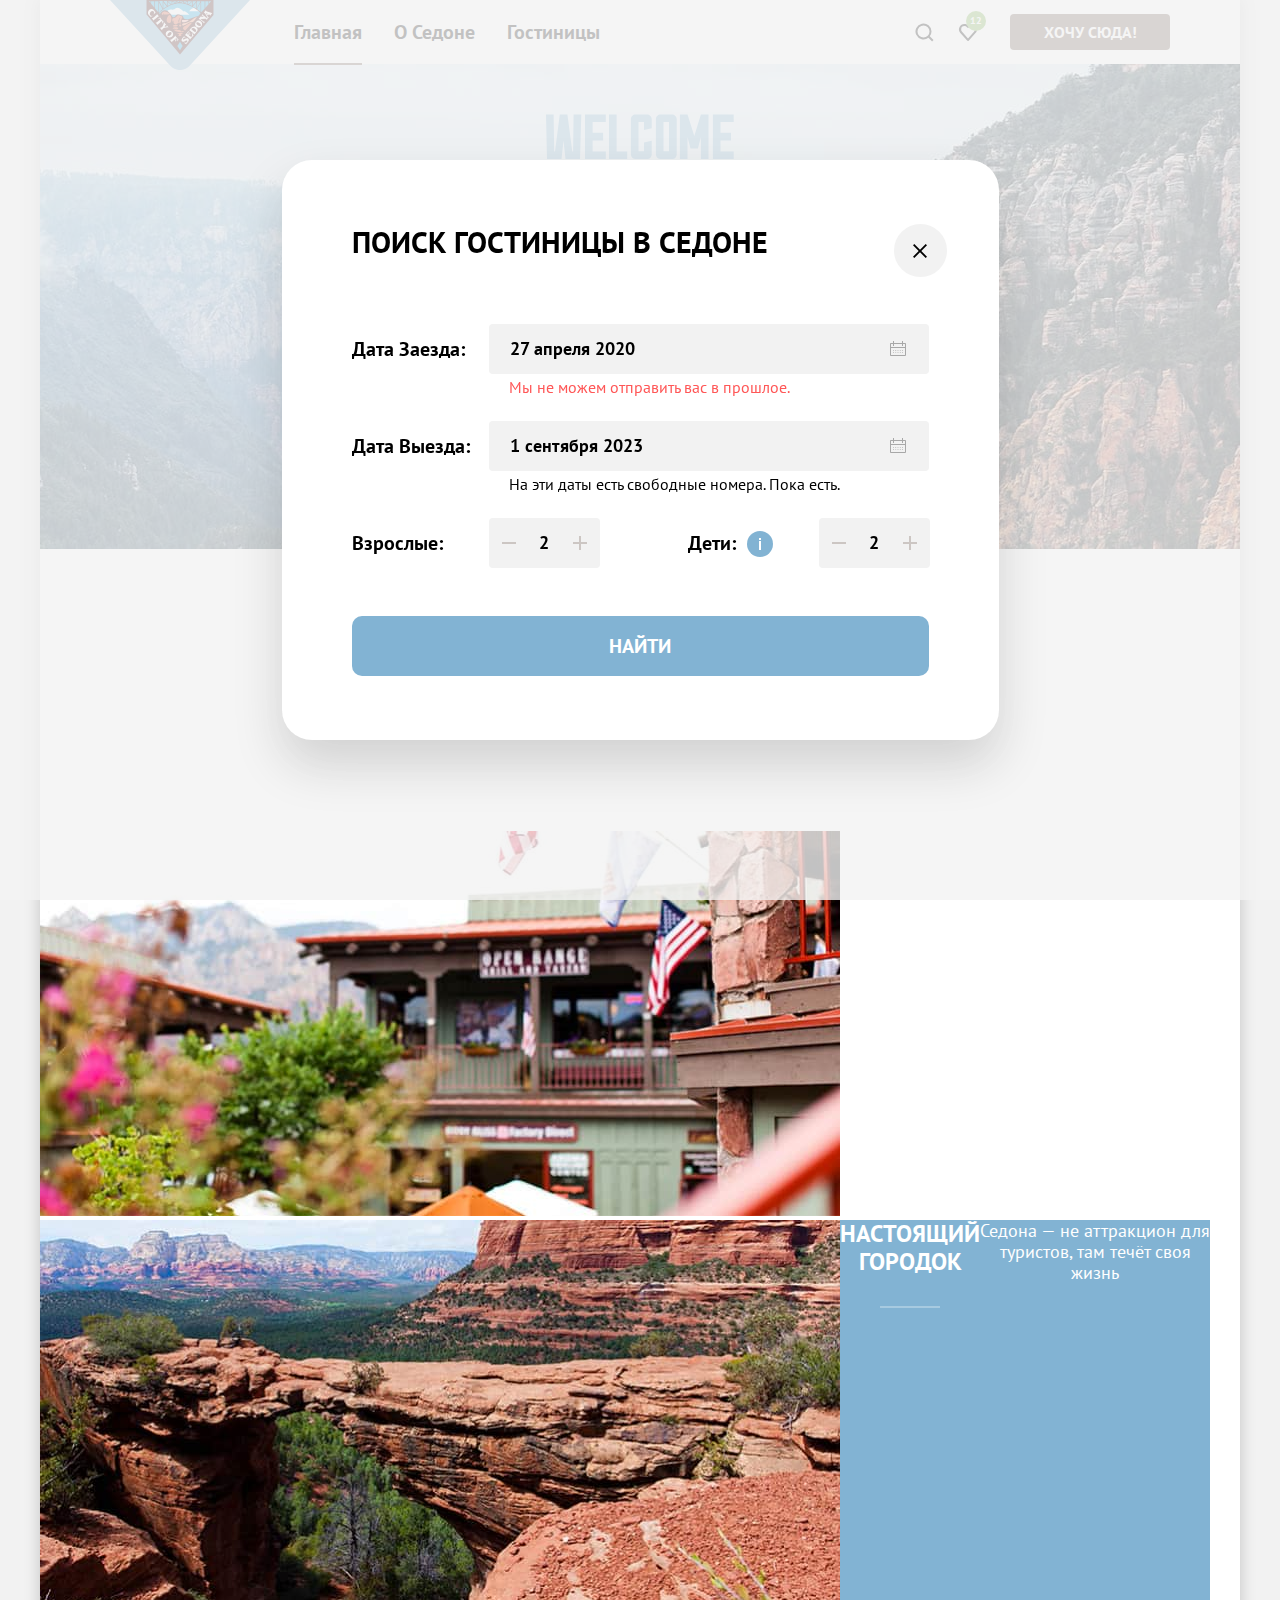
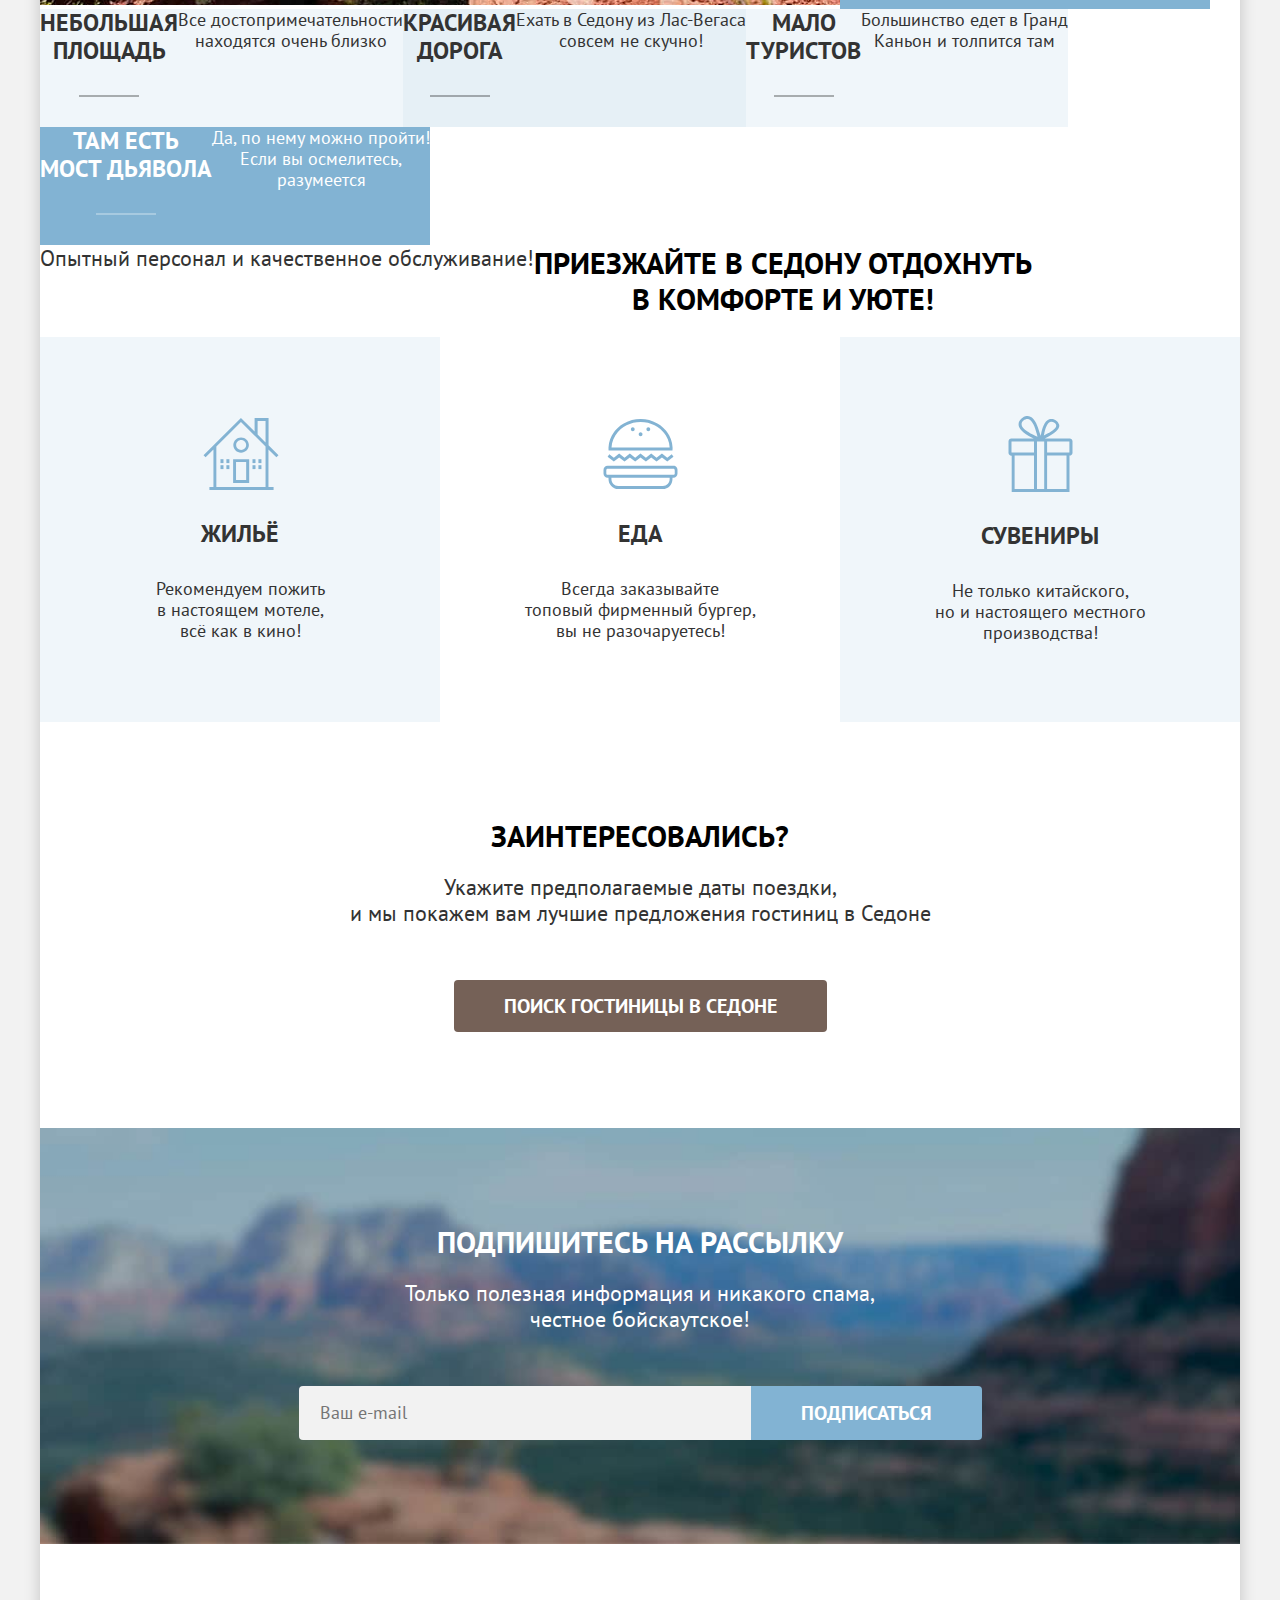
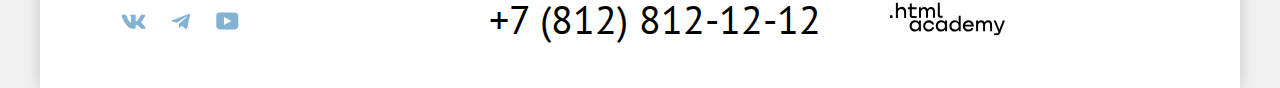
<file: modal-window.html>
<!DOCTYPE html>
<html lang="ru">
<head>
  <meta charset="utf-8">
  <title>Седона — небольшой городок в Аризоне, заслуживающий большего!</title>
  <link rel="icon" href="favicon.ico">
  <link rel="icon" type="image/png" href="images/favicon.png">
  <link rel="stylesheet" href="styles/styles.css">
</head>
<body>
<div class="page-wrapper">
  <header class="page-header">
    <a class="page-header-small-logo" aria-label="Седона" href="#">
      <img src="images/decor/logos/small-sedona.svg" width="140" height="70" alt="Логотип «Седона»">
    </a>
    <nav class="navigation">
      <ul class="navigation-list navigation-menu">
        <li class="navigation-item navigation-item-text navigation-item-active">
          <a class="navigation-link navigation-link-current" href="index.html">Главная</a>
        </li>
        <li class="navigation-item navigation-item-text">
          <a class="navigation-link" href="">О Седоне</a>
        </li>
        <li class="navigation-item navigation-item-text">
          <a class="navigation-link" href="hotels.html">Гостиницы</a>
        </li>
      </ul>
      <ul class="navigation-list navigation-user">
        <li class="navigation-item navigation-item-icon navigation-item-icon-search navigation-item-text">
          <a class="navigation-link" href="#">
              <span class="visually-hidden">
                  Поиск
              </span>
          </a>
        </li>
        <li class="navigation-item navigation-item-icon navigation-item-icon-favorites navigation-item-text">
          <a class="navigation-link" href="#">
            <span class="visually-hidden">
                  Избранное
            </span>
            <em class="notification-counter">
              12
            </em>
          </a>
        </li>
        <li class="navigation-item navigation-item-want-to-sedona">
          <a class="button button-want-to-sedona" href="#">Хочу сюда!</a>
        </li>
      </ul>
    </nav>
  </header>
  <main class="main-container main-index">
    <div class="main-banner">
      <img class="main-banner-background" src="images/content/sedona-mountains.jpg" width="1200" height="485"
           alt="Природа Седоны: Вид на горные хребты, покрытые лесами">
      <div class="main-banner-logo-wrapper">
        <img class="big-sedona-logo" src="images/decor/logos/big-sedona.svg" width="458" height="352"
             alt="Баннер «Добро пожаловать в Седону»">
      </div>
      <div class="main-banner-divider"></div>
    </div>
    <div class="main-index-title">
      <h1 class="decorative-h1">Седона — небольшой городок в Аризоне, <br>заслуживающий большего!</h1>
    </div>
    <section class="city-advantages ">
      <h2 class="decorative-h2 city-advantages-title">Рассмотрим причины, по которым Седона круче, чем Гранд-Каньон!</h2>
      <div class="city-advantages-grid-container">
        <div class="city-advantages-photo city-advantages-photo-1">
          <img src="images/content/sedona-cafe.jpg" width="800" height="385"
               alt="Вид на веранду уютного кафе, вокруг цветущие красивые деревья">
        </div>
        <div class="city-advantages-photo city-advantages-photo-2">
          <img src="images/content/sedona-canyon.jpg" width="800" height="385"
               alt="Панорама: Вид на каньон, вдалеке на заднем плане горные хребты">
        </div>
        <ul class="city-advantages-list">
          <li class="city-advantages-item city-advantages-item">
            <h3 class="city-advantages-item-title">Настоящий <br>городок</h3>
            <p class="city-advantages-description">Седона — не аттракцион для <br>туристов, там течёт своя <br>жизнь</p>
          </li>
          <li class="city-advantages-item">
            <h3 class="city-advantages-item-title">Небольшая <br>площадь</h3>
            <p class="city-advantages-description">Все достопримечательности <br>находятся очень близко</p>
          </li>
          <li class="city-advantages-item">
            <h3 class="city-advantages-item-title">Красивая <br>дорога</h3>
            <p class="city-advantages-description">Ехать в Седону из Лас-Вегаса <br>совсем не скучно!</p>
          </li>
          <li class="city-advantages-item">
            <h3 class="city-advantages-item-title">Мало <br>туристов</h3>
            <p class="city-advantages-description">Большинство едет в Гранд <br>Каньон и толпится там</p>
          </li>
          <li class="city-advantages-item">
            <h3 class="city-advantages-item-title">Там есть <br>мост дьявола</h3>
            <p class="city-advantages-description">Да, по нему можно пройти! <br>Если вы осмелитесь, <br>разумеется</p>
          </li>
          <li class="city-advantages-item">
            <h3 class="decorative-h2">Опытный персонал и качественное обслуживание!</h3>
            <p class="city-advantages-description decorative-h1">Приезжайте в Седону отдохнуть <br>в комфорте и уюте!
            </p>
          </li>
        </ul>
      </div>
    </section>
    <section class="vacation-tips">
      <h2 class="visually-hidden">Рекомендации по отдыху</h2>
      <ul class="vacation-tips-list">
        <li class="vacation-tips-item">
          <h3 class="vacation-tips-title vacation-tips-title-housing">Жильё</h3>
          <p class="vacation-tips-description">Рекомендуем пожить <br>в настоящем мотеле, <br>всё как в кино!</p>
        </li>
        <li class="vacation-tips-item">
          <h3 class="vacation-tips-title vacation-tips-title-food">Еда</h3>
          <p class="vacation-tips-description">Всегда заказывайте <br>топовый фирменный бургер, <br>вы не разочаруетесь!
          </p>
        </li>
        <li class="vacation-tips-item">
          <h3 class="vacation-tips-title vacation-tips-title-souvenir">Сувениры</h3>
          <p class="vacation-tips-description">
            <span class="visually-hidden">Покупайте сувениры </span>Не только китайского, <br>но и настоящего местного
            <br>производства!</p>
        </li>
      </ul>
    </section>
    <section class="hotel-reservation">
      <p>
        <em class="hotel-reservation-title decorative-h1">Заинтересовались?</em>
      </p>
      <h2 class="decorative-h2">Укажите предполагаемые даты поездки, <br>и мы покажем вам лучшие предложения гостиниц в Седоне</h2>
      <a class="button hotel-search-big-button" href="hotels.html">Поиск гостиницы в Седоне</a>
    </section>
  </main>
  <footer class="page-footer">
    <section class="newsletter">
      <h2 class="newsletter-title decorative-h1">Подпишитесь на рассылку</h2>
      <p>
        <i class="decorative-h2">Только полезная информация и никакого спама, <br>честное бойскаутское!</i>
      </p>
      <form class="newsletter-form" action="https://echo.htmlacademy.ru/" method="post">
        <label class="visually-hidden" for="newsletter-email">Email</label>
        <input class="field newsletter-email-field" placeholder="Ваш e-mail" type="email" name="newsletter-email"
               id="newsletter-email" required>
        <button class="button action-button newsletter-button" type="submit">
          <span>Подписаться</span>
        </button>
      </form>
    </section>
    <div class="page-footer-bottom">
      <section class="footer-social">
        <h2 class="page-footer-title visually-hidden">Наши страницы в социальных сетях</h2>
        <ul class="footer-social-list">
          <li class="footer-social-item">
            <a class="vk-logo" href="https://vk.com/htmlacademy" aria-label="ВКонтакте">
              <svg xmlns="http://www.w3.org/2000/svg" width="25" height="15" fill="none"><path fill="#83B3D3" fill-rule="evenodd" d="M24.12 1.8c.16-.54 0-.94-.8-.94H20.7c-.67 0-.98.34-1.15.73 0 0-1.33 3.2-3.22 5.27-.61.6-.9.8-1.23.8-.16 0-.41-.2-.41-.75v-5.1c0-.66-.19-.95-.74-.95H9.82c-.42 0-.67.3-.67.59 0 .62.95.76 1.04 2.51v3.8c0 .83-.15.98-.48.98-.9 0-3.06-3.2-4.34-6.88-.25-.72-.5-1-1.18-1H1.57c-.75 0-.9.34-.9.73 0 .68.89 4.07 4.14 8.55 2.17 3.06 5.23 4.72 8 4.72 1.68 0 1.88-.37 1.88-1v-2.32c0-.74.16-.88.7-.88.38 0 1.05.19 2.6 1.66 1.79 1.75 2.08 2.54 3.08 2.54h2.63c.75 0 1.12-.37.9-1.1-.23-.72-1.08-1.77-2.2-3.02-.62-.71-1.54-1.48-1.82-1.86-.39-.5-.28-.71 0-1.15 0 0 3.2-4.42 3.54-5.93Z" clip-rule="evenodd"/></svg>
            </a>
          </li>
          <li class="footer-social-item" aria-label="Телеграм">
            <a class="telegram-logo" href="https://t.me/htmlacademy">
              <svg xmlns="http://www.w3.org/2000/svg" width="18" height="17" fill="none"><path fill="#83B3D3" d="M16.79.96.84 7.1c-1.09.44-1.08 1.05-.2 1.32l4.1 1.28 9.47-5.98c.44-.27.85-.13.52.17l-7.68 6.93-.28 4.22c.41 0 .6-.2.83-.41l1.99-1.94 4.13 3.06c.77.42 1.31.2 1.5-.71l2.72-12.8c.28-1.1-.43-1.61-1.16-1.28Z"/></svg>
            </a>
          </li>
          <li class="footer-social-item">
            <a class="youtube-logo" href="https://www.youtube.com/user/htmlacademyru" aria-label="Ютюб">
              <svg xmlns="http://www.w3.org/2000/svg" width="23" height="18" fill="none"><path fill="#83B3D3" d="M19 .4H3.4C1.6.4.3 2 .3 3.8v10c0 2 1.3 3.6 3.2 3.6h15.7c1.6 0 3.1-1.6 3.1-3.4V3.8C22.1 2 20.8.4 19 .4ZM8 12.9v-8l7.3 4-7.3 4Z"/></svg>
            </a>
          </li>
        </ul>
      </section>
      <section class="footer-contacts">
        <h2 class="visually-hidden">Контактный телефон</h2>
        <a class="footer-contacts-address-phone" href="tel:+78128121212">+7 (812) 812-12-12</a>
      </section>
      <p>
        <a class='html-academy-logo' href="https://htmlacademy.ru/" aria-label="Сайт создан в HTML Академии">
          <svg xmlns="http://www.w3.org/2000/svg" width="115" height="34" fill="none"><g fill="#000" clip-path="url(#a)"><path d="M0 13.3v2.6h2.5v-2.6H0ZM11.6 4.9c-1.6 0-2.8.7-3.6 1.7h-.1V.4h-2v15.5h2v-5.3C7.9 8.5 9.2 7 11.2 7c1.8 0 2.9 1.4 2.9 3.2v5.7h2V9.8c.1-3-1.8-5-4.5-5ZM26.6 5.2h-4.8V1.5h-2v3.8h-1.9v2h1.9v6c0 1.7 1 2.7 2.7 2.7h4.1v-2h-3.7c-.7 0-1.1-.4-1.1-1.1V7.2h4.8v-2ZM41.1 5c-1.6 0-2.9.8-3.5 2h-.1a3.7 3.7 0 0 0-3.4-2c-1.4 0-2.5.8-3.1 1.8h-.1V5.2H29v10.6h2v-5.4c0-2 1-3.5 2.6-3.5 1.5 0 2.4 1 2.4 2.6v6.3h2v-5.6c0-2.4 1.4-3.3 2.6-3.3 1.5 0 2.4 1 2.4 2.6v6.3h2V9.3c.1-2.5-1.4-4.3-3.9-4.3ZM47.8 13c0 1.8 1 2.8 2.8 2.8h2v-2h-1.7c-.7 0-1.1-.4-1.1-1.1V.4h-2V13ZM28.9 20a4.9 4.9 0 0 0-3.9-1.7c-3.1 0-5.4 2.3-5.4 5.6s2.3 5.6 5.4 5.6c1.8 0 3-.8 3.8-2h.1v1.7h2V18.6h-2V20Zm-3.6 7.5a3.5 3.5 0 0 1-3.6-3.6c0-2 1.4-3.6 3.6-3.6s3.6 1.6 3.6 3.6c0 1.9-1.4 3.6-3.6 3.6ZM44.2 22.4c-.5-2.4-2.6-4.1-5.4-4.1a5.4 5.4 0 0 0-5.6 5.6c0 3 2.2 5.6 5.6 5.6 2.8 0 4.9-1.8 5.4-4.2h-2.1a3.4 3.4 0 0 1-3.3 2.3 3.5 3.5 0 0 1-3.6-3.6c0-2 1.4-3.6 3.6-3.6 1.6 0 2.8 1 3.3 2.2h2.1v-.2ZM55.1 20a4.9 4.9 0 0 0-3.9-1.7c-3.1 0-5.4 2.3-5.4 5.6s2.3 5.6 5.4 5.6c1.8 0 3-.8 3.8-2h.1v1.7h2V18.6h-2V20Zm-3.6 7.5a3.5 3.5 0 0 1-3.6-3.6c0-2 1.4-3.6 3.6-3.6s3.6 1.6 3.6 3.6c0 1.9-1.5 3.6-3.6 3.6ZM68.7 20.2a5 5 0 0 0-3.9-2c-3.1 0-5.4 2.4-5.4 5.7 0 3.3 2.2 5.6 5.4 5.6 1.7 0 3-.8 3.8-1.8h.1v1.5h2V13.8h-2v6.4Zm-3.6 7.3a3.5 3.5 0 0 1-3.6-3.6c0-2 1.4-3.6 3.6-3.6s3.6 1.6 3.6 3.6c-.1 2-1.5 3.6-3.6 3.6ZM78.3 18.3a5.4 5.4 0 0 0-5.5 5.6c0 3 2.1 5.6 5.5 5.6 2.5 0 4.5-1.3 5.2-3.6h-2.1c-.5 1-1.6 1.6-3 1.6-1.9 0-3.3-1.3-3.4-3h8.8c.2-3.5-2-6.2-5.5-6.2Zm0 1.9c1.7 0 3 1 3.3 2.6h-6.5a3.2 3.2 0 0 1 3.2-2.6ZM98.2 18.3a4 4 0 0 0-3.6 2h-.1c-.6-1.2-1.8-2-3.4-2-1.4 0-2.5.7-3.1 1.8v-1.5h-1.9v10.6h2v-5.4c0-2 1-3.4 2.6-3.5 1.5 0 2.4 1 2.4 2.6v6.3h2v-5.6c0-2.4 1.4-3.3 2.6-3.3 1.5 0 2.4 1 2.4 2.6v6.3h2v-6.5c.1-2.6-1.4-4.4-3.9-4.4ZM109.4 27.4l-3.6-9h-2.2l4.8 11.7c-.3.9-.7 1.2-1.7 1.2h-2.5v2h2.5c1.8 0 2.8-.8 3.5-2.6l4.7-12.2h-2.1l-3.4 8.9Z"/></g><defs><clipPath id="a"><path fill="#fff" d="M0 .4h115v33H0z"/></clipPath></defs></svg>
        </a>
      </p>
    </div>
  </footer>
</div>
<div class="modal-container">
  <div class="modal">
    <button class="modal-close-button" type="button">
      <span class="visually-hidden">Закрыть</span>
    </button>
    <section class="modal-content">
      <h2 class="modal-title decorative-h1">Поиск гостиницы в Седоне</h2>
      <form class="modal-finder-hotel" action="https://echo.htmlacademy.ru/" method="post">
        <div class="modal-finder-hotel-label">
          <span class="input-container">
            <em class="field-title">
              <label for="arrival-date-input" class="field-title">
                Дата Заезда:
              </label>
            </em>
            <input class="field form-date" id="arrival-date-input" placeholder="Укажите дату" value="27 апреля 2020" type="text" name="arrival-date" required>
          </span>
          <em class="info-box info-box-error">Мы не можем отправить вас в прошлое.</em>
        </div>
        <div class="modal-finder-hotel-label">
          <span class="input-container">
            <label for="departure-date-input" class="field-title">
              Дата Выезда:
            </label>
            <input class="field form-date" id="departure-date-input" placeholder="Укажите дату" value="1 сентября 2023" type="text" name="departure-date" required>
          </span>
          <em class="info-box">На эти даты есть свободные номера. Пока есть.</em>
        </div>
        <div class="modal-finder-hotel-label-persons">
          <div class="modal-finder-hotel-label modal-finder-hotel-label-adults">
            <div class="field-title">
              <label for="adults-input">
                Взрослые:
              </label>
            </div>
            <div class="count-selector-container">
              <button class="count-selector-arrow count-selector-left-arrow" type="button">
                <span class="visually-hidden">
                  Уменьшить
                </span>
              </button>
              <input class="count-selector field" id="adults-input" value="2" type="number" name="adults" min="1" required>
              <button class="count-selector-arrow count-selector-right-arrow" type="button">
                <span class="visually-hidden">
                  Увеличить
                </span>
              </button>
            </div>
          </div>
          <div class="modal-finder-hotel-label modal-finder-hotel-label-children">
            <div class="field-title">
              <label for="children-input">
                Дети:
              </label>
              <div class="info-icon-container">
                <button class="info-icon" type="button">
                  <span class="visually-hidden">
                    Укажите количество детей
                  </span>
                </button>
                <em class="info-description">
                  Укажите количество детей, которые будут с вами, возраст которых от 6 до 18 лет. Дети до 6 лет размещаются бесплатно.
                </em>
              </div>
            </div>
            <div class="count-selector-container">
              <button class="count-selector-arrow count-selector-left-arrow" type="button">
                <span class="visually-hidden">
                  Уменьшить
                </span>
              </button>
              <input class="count-selector field" id="children-input" value="2" type="number" name="children" min="0" required>
              <button class="count-selector-arrow count-selector-right-arrow" type="button">
                <span class="visually-hidden">
                  Увеличить
                </span>
              </button>
            </div>
          </div>
        </div>
        <button class="button action-button submit-button" type="submit">Найти</button>
      </form>
    </section>
  </div>
</div>
</body>
</html>
</file>
<file: styles/styles.css>
@font-face {
  font-family: "PT Sans";
  font-style: normal;
  font-weight: 400;
  src: url("../fonts/ptsans-400.woff2") format("woff2");
  font-display: swap;
}

@font-face {
  font-family: "PT Sans";
  font-style: normal;
  font-weight: 700;
  src: url("../fonts/ptsans-700.woff2") format("woff2");
  font-display: swap;
}

html {
  height: 100%;
}

body {
  display: flex;
  min-height: 100%;
  margin: 0;
  padding: 0;
  font-family: "PT Sans", sans-serif;
  font-size: 18px;
  line-height: 21px;
  background-color: #F2F2F2;
  color: #333333;
  flex-direction: column;
}

.decorative-h1 {
  margin-bottom: 0;
  font-style: normal;
  font-weight: 700;
  font-size: 30px;
  line-height: 36px;
  text-align: center;
  text-transform: uppercase;
  color: #000000;
}

.decorative-h2 {
  font-style: normal;
  font-weight: 400;
  font-size: 22px;
  line-height: 26px;
  text-align: center;
  color: #333333;
}

.main-index-title {
  margin-top: 69px;
  margin-bottom: 25px;
}

.city-advantages-title {
  margin-top: 0;
  margin-bottom: 90px;
}

.city-advantages-grid-container {
  width: 100%;
  display: flex;
  flex-wrap: wrap;
}

.hotel-list {
  display: flex;
  flex-wrap: wrap;
  padding: 0;
  gap: 20px;
  align-items: flex-start;
}

.hotel-card {
  gap: 16px 20px;
  margin: 0;
  padding: 20px;
  width: 340px;
  display: grid;
  grid-template-areas:
    "photo photo"
    "title title"
    "type price"
    "details favourites"
    "stars rating";
  grid-template-columns: repeat(2, 1fr);
  grid-template-rows: 212px;
  grid-auto-rows: auto;
  border: 1px solid #E6E6E6;
  border-radius: 4px;
  box-sizing: border-box;
}

.button.pagination-link {
  font-size: 20px;
  line-height: 36px;
}

.hotel-card-image {
  grid-area: photo;
  background-color: rgba(131, 179, 211, 0.12);
  width: 100%;
  height: 100%;
  overflow: hidden;
  display: flex;
  justify-content: center;
  align-items: center;
}

.hotel-card-image img {
  width: 100%;
  height: 100%;
  object-fit: contain;
  object-position: center;
}

.hotel-card-title {
  font-size: 24px;
  line-height: 28px;
  margin: 0;
  padding: 0;
  grid-area: title;
}

.hotel-card-price,
.hotel-card-title,
.hotel-card-rating-star-rating,
.modal-finder-hotel .field-title {
  word-break: break-all;
  overflow-wrap: break-word;
}

.hotel-card-price {
  grid-area: price;
}

.hotel-card-type {
  word-break: break-all;
  overflow-wrap: break-word;
  grid-area: type;
}

.hotel-card-button-more-details {
  grid-area: details;
}

.hotel-card-button-to-favorites {
  grid-area: favourites;
}

.button.hotel-card-rating-star-rating {
  cursor: default;
  font-weight: 400;
  color: #000000;
  grid-area: rating;
}

.hotel-card-hotel-stars {
  grid-area: stars;
}

.information-search-result-wrapper {
  margin: 0;
  padding: 0;
}

.selectors-container {
  height: 49px;
  display: flex;
  align-items: center;
}

.hotels-element-shape-selection-menu {
  flex-wrap: wrap;
  width: 168px;
  margin: 0;
  padding: 4px 0 0;
  list-style-type: none;
  display: flex;
}

.select-control {
  width: 100%;
  padding: 14px 48px 14px 20px;
  font-style: normal;
  font-weight: 400;
  font-size: 18px;
  line-height: 21px;
  background-color: #ffffff;
  border: 2px solid #E5E5E5;
  border-radius: 4px;
  font-family: 'PT Sans', sans-serif;
  background-image: url('../images/ux/select-arrow.svg');
  background-repeat: no-repeat;
  background-position: right 20px center;
  appearance: none;
}

.select-control:hover,
.select-control:focus {
  outline: none;
  border-color: #68A2CA;
}

.select-control:disabled {
  border-color: #000000;
  color: #000000;
}

.selectors-container .select-control {
  padding-top: 13px;
  margin-right: 62px;
  width: 292px;
  height: 50px;
  font-size: 18px;
  line-height: 21px;
}

.container-found-hotels-header {
  display: flex;
  justify-content: space-between;
  align-items: center;
  margin-bottom: 38px;
}

.hotels-element-shape-item a {
  display: block;
  width: 48px;
  height: 48px;
  border: 2px solid #E5E5E5;
  background-color: #ffffff;
  border-radius: 4px;
  background-repeat: no-repeat;
  background-position: center;
  box-sizing: border-box;
}

.hotels-element-shape-item a:hover,
.hotels-element-shape-item a:active
{
  border: 2px solid #000000;
}

.hotels-element-shape-item a:focus {
  outline: none;
  border: 2px solid #68A2CA;
}

.hotels-element-shape-item-selected a {
  border: 2px solid #000000;
}

.hotels-element-shape-item {
  padding-left: 8px;
  padding-bottom: 8px;
}

.hotels-element-shape-button-cards-mode a {
  background-image: url('../images/decor/icons/element-shape-button-cards-mode.svg');
}

.hotels-element-shape-button-list-mode a {
  background-image: url('../images/decor/icons/element-shape-button-list-mode.svg');
}

.hotels-element-shape-button-sketch-mode a {
  background-image: url('../images/decor/icons/element-shape-button-sketch-mode.svg');
}

.city-advantages-item img {
  display: block;
  width: 800px;
  height: auto;
  object-fit: cover;
  object-position: center;
}

.city-advantages-item-info,
.vacation-tips-item {
  display: flex;
  flex-direction: column;
  justify-content: center;
  align-items: center;
  padding: 50px;
}

.vacation-tips-item {
  min-height: 285px;
}

.city-advantages-list li:nth-child(1),
.city-advantages-list li:nth-child(5) {
  background-color: #82B3D3;
  color: #FFFFFF;
}

.city-advantages-list li:nth-child(2),
.city-advantages-list li:nth-child(4) {
  background-color: rgba(131, 179, 211, 0.12);
}

.city-advantages-list li:nth-child(3) {
  background-color: rgba(131, 179, 211, 0.2);
}

.vacation-tips-list li:nth-child(1),
.vacation-tips-list li:nth-child(3) {
  background-color: rgba(131, 179, 211, 0.12);
}

.city-advantages-comfortable-service-container {
  width: 100%;
  padding-top: 64px;
  padding-bottom: 62px;
}

.city-advantages-comfortable-service-container .decorative-h2 {
  margin-bottom: 0;
}

.city-advantages-item:nth-child(6) .decorative-h1 {
  margin: 0 0 20px;
}

.city-advantages-item:nth-child(6) h3 {
  margin: 0;
}

.city-advantages-item-title::after {
  content: "";
  display: block;
  width: 60px;
  height: 2px;
  margin: 30px auto;
  background: rgba(0, 0, 0, 0.3);
}

.city-advantages-item:nth-child(1) .city-advantages-item-title::after,
.city-advantages-item:nth-child(5) .city-advantages-item-title::after {
  background: rgba(255, 255, 255, 0.3)
}

.vacation-tips-title::before {
  content: "";
  display: block;
  margin-bottom: 30px;
  margin-left: auto;
  margin-right: auto;
  background-size: cover;
  background-repeat: no-repeat;
}

.vacation-tips-title-housing::before {
  width: 77px;
  height: 72px;
  background-image: url('../images/decor/icons/vacation-tips-housing.svg');
}

.vacation-tips-title-food::before {
  width: 76px;
  height: 72px;
  background-image: url('../images/decor/icons/vacation-tips-food.svg');
}

.vacation-tips-title-souvenir::before {
  width: 76px;
  height: 76px;
  background-image: url('../images/decor/icons/vacation-tips-souvenir.svg');
}

.vacation-tips-list {
  width: 100%;
  margin: 0;
  padding: 0;
  display: flex;
  flex-direction: row;
}

.vacation-tips-item {
  flex: 1 1 0;
}

.city-advantages-description,
.vacation-tips-description {
  margin: 0;
}

.visually-hidden {
  position: absolute;
  width: 1px;
  height: 1px;
  margin: -1px;
  padding: 0;
  border: 0;
  clip: rect(0 0 0 0);
  overflow: hidden;
  white-space: nowrap;
}

.main-container {
  flex-grow: 1;
}

.inner-header-title {
  margin: 0 0 8px;
  text-transform: none;
  font-style: normal;
  font-size: 60px;
  line-height: 78px;
  text-align: left;
  color: #ffffff;

}

.page-wrapper {
  flex-grow: 1;
  min-height: 100%;
  display: flex;
  flex-direction: column;
  background-color: #FFFFFF;
  width: 1200px;
  margin: 0 auto;
  box-shadow: 0 0 15px rgba(0, 0, 0, 0.2);
}

.page-header {
  position: relative;
  color: #000000;
  background-color: #ffffff;
}

.navigation {
  display: flex;
  width: 100%;
  margin: 0 auto;
}

.navigation-list {
  margin: 0;
  padding: 0;
  display: flex;
  flex-direction: row;
  flex-wrap: wrap;
}

.navigation-menu {
  margin-left: 238px;
}

.navigation-item {
  height: 64px;
  padding: 0 16px;
  display: flex;
  align-items: center;
  position: relative;
}

.navigation-item-want-to-sedona {
  padding: 0 0 0 20px;
}

.navigation-item-text a {
  height: 100%;
  display: flex;
  align-items: center;
  position: relative;
}

.navigation-item-text.navigation-item-active a::after,
.navigation-item-text a:hover::after {
  content: '';
  position: absolute;
  left: 0;
  right: 0;
  bottom: -1px;
  height: 2px;
  background-color: #756257;
  opacity: 1;
  z-index: 1;
}

.navigation-item-icon a,
.footer-social-item a {
  width: 100%;
  height: 100%;
}

.footer-social-item a {
  display: flex;
  justify-content: center;
  align-items: center;
}

.navigation-item-icon {
  padding: 0;
  width: 44px;
  background-size: 20px;
  background-repeat: no-repeat;
  background-position: center;
}

.navigation-item-icon-search {
  background-image: url('../images/decor/icons/search.svg');
}

.navigation-item-icon-favorites {
  background-image: url('../images/decor/icons/favorites.svg');
}

.navigation-user {
  margin-right: 70px;
  margin-left: auto;
}

.page-header-small-logo {
  position: absolute;
  z-index: 10;
  left: 70px;
}

.navigation-link {
  font-weight: 700;
  font-size: 20px;
  text-align: center;
  color: #000000;
  text-decoration: none;
}

.stars-block {
  display: block;
  height: 100%;
  background-image: url('../images/decor/icons/hotel-star.svg');
  background-repeat: repeat-x;
  background-position: 0 center;
}

.stars-block-1 {
  width: 24px;
}

.stars-block-2 {
  width: 48px;
}

.stars-block-3 {
  width: 72px;
}

.stars-block-4 {
  width: 96px;
}

.stars-block-5 {
  width: 120px;
}

.range-bar {
  left: 0;
  width: 226px;
}

.main-banner {
  background:
    url('../images/decor/main-banner-divider.svg') bottom center / 100% no-repeat,
    url('../images/content/sedona-mountains.jpg') center / cover no-repeat,
    #746C79;
  height: 485px;
  position: relative;
  width: 100%;
}

.main-banner-logo-wrapper {
  position: absolute;
  top: 50px;
  left: 50%;
  transform: translateX(-50%);
}

.city-advantages-list {
  text-align: center;
  display: contents;
}

.vacation-tips-item {
  text-align: center;
}

.city-advantages-item-info,
.vacation-tips-item
{
  box-sizing: border-box;
  width: 400px;
  min-height: 385px;
  padding: 50px;
}

.city-advantages-item-title,
.vacation-tips-title {
  margin: 0;
  font-weight: 700;
  font-size: 24px;
  line-height: 28px;
  text-transform: uppercase;
}

.vacation-tips-title {
  margin-bottom: 30px;
}

.button {
  font-style: normal;
  border: none;
  box-shadow: none;
  display: inline-block;
  font-family: "PT Sans", sans-serif;
  cursor: pointer;
  font-weight: 700;
  font-size: 16px;
  line-height: 20px;
  text-align: center;
  color: #ffffff;
  background-color: #756157;
  text-decoration: none;
  text-transform: uppercase;
  padding-top: 8px;
  padding-bottom: 8px;
  border-radius: 4px;
}

.button:disabled {
  pointer-events: none;
  color: #FFFFFF;
  background-color: #E5E5E5;
}

.button:hover,
.button:focus {
  outline: none;
  background-color: #615048;
}

.button:active {
  color: rgba(255, 255, 255, 0.3);
  background-color: #615048;
}

.hotel-card-type,
.hotel-card-price {
  font-style: normal;
  font-weight: 400;
  font-size: 18px;
  line-height: 21px;
}

.hotel-card-price {
  text-align: right;
}

.action-button {
  background-color: #82B3D3;
}

.favorites-button {
  background-color: #7DB54F;
}

.favorites-button:hover,
.favorites-button:focus {
  outline: none;
  background-color: #6C9E42;
}

.favorites-button:active {
  outline: none;
  background-color: #7DB54F;
  color: rgba(255, 255, 255, 0.3);
}



.action-button:hover,
.action-button:focus {
  outline: none;
  background-color: #68A2CA;
}

.transparent-button {
  border: 3px solid transparent;
  background-color: transparent;
}

.modal .field:placeholder-shown {
  color: rgba(0, 0, 0, 0.6);
}

.transparent-button:disabled {
  pointer-events: none;
  color: rgba(255, 255, 255, 0.1);
}

.transparent-button:hover {
  background-color: transparent;
  color: rgba(255, 255, 255, 0.6);
}

.transparent-button:active {
  background-color: transparent;
  color: rgba(255, 255, 255, 0.3);
}

.transparent-button:focus {
  border: 3px solid #83B3D3;
  background-color: transparent;
  color: rgba(255, 255, 255, 0.3);
}

.light-button,
.pagination-item-selected .button {
  background-color: #F2F2F2;
}

.light-button:focus,
.light-button:hover,
.light-button:active {
  color: #000000;
  background-color: #F2F2F2;
}

.pagination-item-selected .button {
  color: #000000;
}

.pagination-item-three-dots .button {
  color: #000000;
  background-color: transparent;
}

.button-want-to-sedona {
  width: 160px;
}

.hotel-reservation {
  padding-top: 96px;
  padding-bottom: 96px;
  text-align: center;
}

.hotel-reservation p {
  margin: 0 0 20px;
}

.hotel-reservation h2 {
  margin: 0 0 54px;
  padding: 0;
}

.hotel-reservation-title,
.newsletter-title {
  margin: 0;
  padding: 0;
}

.newsletter-title {
  margin: 0 0 20px;
  color: #FFFFFF;
}

.newsletter .decorative-h2 {
  color: #FFFFFF;
}

.hotel-search-big-button {
  font-size: 20px;
  line-height: 36px;
  padding-right: 50px;
  padding-left: 50px;
}

.newsletter-button {
  font-size: 20px;
  line-height: 36px;
  padding-right: 50px;
  padding-left: 50px;
}

.newsletter {
  color: #FFFFFF;
  background-image: url('../images/decor/backgrounds/subscribe-block.jpg');
  background-color: #746C79;
  background-size: cover;
  background-repeat: no-repeat;
  text-align: center;
  padding-top: 96px;
  padding-bottom: 104px;
}

.newsletter p {
  margin: 0 0 54px;
}

.field {
  border: 1px solid transparent;
  box-sizing: border-box;
  outline: none;
  margin: 0;
  font-size: 18px;
  line-height: 24px;
  padding-top: 14px;
  padding-bottom: 14px;
  padding-left: 20px;
  width: 452px;
  font-family: 'PT Sans', sans-serif;
  font-style: normal;
  font-weight: 400;
  border-radius: 4px;

}

.field:focus,
.field:active {
  outline: none;
}

.newsletter-form {
  justify-content: center;
  display: flex;
}

.newsletter-email-field,
.modal .count-selector-left-arrow {
  border-radius: 4px 0 0 4px;
  background-repeat: no-repeat;
  background-position: center;
}

.newsletter-button,
.modal .count-selector-right-arrow {
  border-radius: 0 4px 4px 0;
  background-repeat: no-repeat;
  background-position: center;
}

.modal .count-selector-left-arrow {
  background-image: url('../images/ux/button-minus.svg');
}

.modal .count-selector-left-arrow:focus {
  outline: none;
  background-image: url('../images/ux/button-minus-focus.svg');
}

.modal .count-selector-left-arrow:hover {
  background-image: url('../images/ux/button-minus-hover.svg');
}

.modal .count-selector-right-arrow {
  background-image: url('../images/ux/button-plus.svg');
}

.modal .count-selector-right-arrow:hover {
  background-image: url('../images/ux/button-plus-hover.svg');
}

.modal .count-selector-right-arrow:focus {
  outline: none;
  background-image: url('../images/ux/button-plus-focus.svg');
}

.page-footer-bottom {
  min-height: 120px;
  position: relative;
  display: grid;
  align-items: center;
  grid-template-columns: 280px auto 280px;
  gap: 20px;
  box-sizing: border-box;
  padding: 40px 70px 30px;
}

.footer-copyright {
  margin-left: auto;
}

.notification-counter {
  position: absolute;
  right: 4px;
  top: 11px;
  display: block;
  width: 20px;
  height: 20px;
  font-style: normal;
  font-size: 10px;
  background: #7DB54F;
  border-radius: 10px;
  line-height: 20px;
  color: #ffffff;
  text-align: center;
}

.footer-social-item {
  display: flex;
  width: 47px;
  height: 40px;
  background-repeat: no-repeat;
  background-position: center;
}

.footer-social-list {
  height: 100%;
  align-items: center;
  display: flex;
  padding: 0;
  margin: 0;
}

.footer-contacts {
  display: flex;
  flex-direction: column;
  padding-left: 30px;
  margin-right: auto;
  margin-left: auto;
}

.footer-contacts-address-phone {
  padding-bottom: 5px;
  color: #000000;
  text-decoration: none;
  font-style: normal;
  font-size: 40px;
  line-height: 40px;
}

.footer-contacts-address-phone:hover,
.footer-contacts-address-phone:focus {
  outline: none;
  color: #756157;
}

.footer-contacts-address-phone:active {
  color: rgba(117, 97, 87, 0.3);
}

.newsletter.newsletter-light {
  background-image: none;
  background-color: #ffffff;
}

.newsletter-light .newsletter-title {
  color: #000000;
}

.newsletter-light .decorative-h2 {
  color: #333333;
}

.newsletter-light .newsletter-email-field {
  background: #F2F2F2;
}

.container-found-hotels {
  padding: 50px 70px 52px;
}

.pagination-item .button {
  margin-right: 8px;
  margin-bottom: 8px;
  padding: 0;
  display: block;
  width: 60px;
  height: 60px;
  line-height: 60px;
  text-align: center;
}

.pagination {
  flex-wrap: wrap;
  display: flex;
  justify-content: flex-start;
  list-style: none;
  padding: 0;
  margin: 0;
}

.large-separator {
  background-color: #E6E6E6;
  width: 100%;
  height: 1px;
  margin-bottom: 40px;
  margin-top: 40px;
}

.container-filter-hotels {
  padding-left: 70px;
  padding-right: 70px;
  padding-top: 35px;
  background-image: url('../images/decor/backgrounds/hotel-filter.jpg');
  background-color: #746C79;
  background-size: cover;
  background-repeat: no-repeat;
  min-height: 412px;
  box-sizing: border-box;
}

.breadcrumbs {
  padding: 0;
  display: flex;
  list-style: none;
  margin: 0 0 40px;
}

.breadcrumbs .breadcrumbs-link {
  color: #ffffff;
  text-decoration: none;
  font-style: normal;
  font-weight: 400;
  font-size: 16px;
  line-height: 21px;
}

.breadcrumbs-item::after {
  content: "";
  margin-right: 10px;
  margin-left: 10px;
  display: inline-block;
  width: 8px;
  height: 11px;
  background-size: contain;
  background-repeat: no-repeat;
  background-image: url('../images/decor/icons/breadcrumbs-arrow.svg');
  vertical-align: middle;
  clear: both;
}

.breadcrumbs li:last-child::after {
  background-image: none;
}

.breadcrumbs-item:first-child .breadcrumbs-link-title {
  display: none;
}

.breadcrumbs-item:first-child .breadcrumbs-link {
  margin-top: 4px;
  display: block;
  float: left;
  width: 13px;
  height: 15px;
  background-image: url('../images/decor/icons/breadcrumbs-home.svg');
  background-size: cover;
  background-repeat: no-repeat;
  vertical-align: middle;
}

.breadcrumbs-item a {
  margin: 0;
  padding: 0;
}

.control input[type="checkbox"],
.control input[type="radio"] {
  overflow: hidden;
}

.control {
  position: relative;
  display: block;
  padding-left: 36px;
  margin-bottom: 16px;
}

.control-input[type="checkbox"]:checked + .control-mark {
  background-image: url('../images/ux/checkbox.svg');
  background-size: contain;
  background-repeat: no-repeat;
  vertical-align: middle;
  border: none;
}

.control-input[type="checkbox"]:focus + .control-mark,
.control-input[type="radio"]:focus + .control-mark,
.range-toggle:focus
{
  outline: 3px solid #83B3D3;
}

.control-input[type="radio"]:focus + .control-mark::before {
  content: "";
  position: absolute;
  top: 2px;
  left: 2px;
  width: 10px;
  height: 10px;
  background-color: #AFCADE;
  border-radius: 50%;
}

.control-input[type="radio"]:checked:focus + .control-mark::before {
  top: 5px;
  left: 5px;
}

.control-mark,
.range-toggle {
  position: absolute;
  left: 0;
  width: 20px;
  height: 20px;
  background-color: #FFFFFF;
  border-radius: 4px;
  cursor: pointer;
  padding: 0;
  border:  none;
}

.range-toggle {
  border-radius: 5px;
}

.range-toggle:hover {
  box-shadow: 0 4px 10px rgba(0, 0, 0, 0.25);
}

.range-toggle:focus {
  border-radius: 5px;
  box-shadow: 0 4px 10px rgba(0, 0, 0, 0.25);
}

.range-toggle.range-toggle:active {
  border-radius: 6px;
  width: 20px;
  height: 20px;
  outline: 2px solid #83B3D3;
  box-shadow: 0 7px 15px rgba(0, 0, 0, 0.4);
}

.toggle-min,
.toggle-max {
  left: auto;
  top: -8px;
}

.toggle-min {
  left: 0;
}

.toggle-max {
  right: 0;
}

.control:hover .control-mark {
  opacity: 0.6;
}

.control:active .control-mark {
  opacity: 0.3;
}

.control-input[type="radio"] + .control-mark {
  border-radius: 50%;
}

.control-input[type="radio"]:checked + .control-mark::before {
  content: "";
  position: absolute;
  top: 5px;
  left: 5px;
  width: 10px;
  height: 10px;
  background-color: #3F5E72;
  border-radius: 50%;
}

.control-label {
  font-weight: 400;
  font-size: 18px;
  line-height: 23px;
  color: #FFFFFF;
}

.hotel-filter-list {
  list-style: none;
  margin: 0;
  padding: 0;
}

.hotel-filter-group {
  display: flex;
  flex-wrap: wrap;
  margin: 0;
  padding: 0;
  border: none;
  max-width: 150px;
}

.range-input-title {
  user-select: none;
  text-transform: lowercase;
  display: block;
  position: absolute;
  font-weight: 400;
  font-size: 18px;
  line-height: 24px;
  top: 12px;
  right: 20px;
  color: rgba(0, 0, 0, 0.3);
}

.range-input-label {
  position: relative;
}

.field.range-input {
  height: 48px;
  display: block;
  width: 100%;
  box-sizing: border-box;
  padding-right: 40px;
}

.hotel-filter-group .control-label,
.hotel-filter-title {
  width: 100%;
  word-break: break-all;
  overflow-wrap: break-word;
}

.hotel-filter-title {
  margin-bottom: 32px;
  padding: 0;
  font-weight: 700;
  font-size: 20px;
  line-height: 24px;
  color: #ffffff;
}

.catalog-filter {
  display: flex;
}

.catalog-filter > :first-child {
  margin-right: 70px;
}

.hotel-filter-buttons-container {
  margin-top: 56px;
  display: flex;
  flex-direction: column;
  width: 191px;
}

.hotel-filter-buttons-container > :first-child {
  margin-bottom: 30px;
}

.range {
  display: flex;
  flex-direction: column;
  justify-content: left;

}

.range-wrapper-inputs {
  display: flex;
  padding-bottom: 44px;
}

.range-wrapper-inputs > * {
  flex: 1;
  width: calc(50% - 1px);
}

.range-wrapper-inputs .field {
  padding-top: 14px;
  padding-bottom: 14px;
  font-size: 18px;
  line-height: 24px;
  font-weight: 700;
}

.range-wrapper-inputs input[type="number"]::-webkit-outer-spin-button,
.range-wrapper-inputs input[type="number"]::-webkit-inner-spin-button,
.modal input[type="number"]::-webkit-inner-spin-button {
  appearance: none;
  margin: 0;
}

.city-advantages-item {
  display: flex;
  flex-wrap: nowrap;
  flex-direction: row;
}

.range-wrapper-inputs input[type="number"],
.modal input[type="number"] {
  -moz-appearance: textfield;
}

.range-input-label-max-price .field {
  border-radius: 0 4px 4px 0;
}

.range-input-label-start-price .field {
  border-radius: 4px 0 0 4px;
}

.field:focus {
  outline: none;
  box-shadow: 0 0 0 3px #83B3D3;
}

.field {
  background-color: #F2F2F2;
}

.field:hover,
.field:focus
{
  background-color: #E6E6E6;
}

.range-wrapper-inputs > :first-child {
  margin-right: 2px;
}

.range-scale {
  position: relative;
  height: 4px;
  margin-bottom: 16px;
  background-color: rgba(255, 255, 255, 0.3);
}

.range-bar {
  position: absolute;
  height: 4px;
  background-color: #ffffff;
}

.hotel-filter-price-container {
  margin-right: 70px;
  margin-left: 150px;
  max-width: 288px;
  width: 288px;
}

.pagination-item-three-dots a {
  cursor: default;
}

.modal-container {
  position: fixed;
  top: 0;
  left: 0;
  display: flex;
  width: 100%;
  height: 100%;
  z-index: 100;
  background-color: rgba(242, 242, 242, 0.8);
}

.modal {
  box-sizing: border-box;
  width: 717px;
  position: relative;
  margin: auto;
  padding: 64px 70px;
  background-color: #ffffff;
  border-radius: 30px;
  box-shadow: 0 25px 50px rgba(0, 0, 0, 0.15);
}

.modal .submit-button {
  padding-top: 18px;
  padding-bottom: 18px;
  font-size: 20px;
  line-height: 24px;
}

.modal .field-title {
  color: #000000;
  font-style: normal;
  font-weight: 700;
  font-size: 20px;
  line-height: 24px;
}

.modal .field {
  width: 440px;
  box-sizing: border-box;
  font-weight: 700;
  font-size: 18px;
  line-height: 24px;
  padding: 12px 20px;
}

.modal-finder-hotel-label .info-box.info-box-error {
  color: #FF5757;
}

.modal-finder-hotel-label .info-box {
  margin-top: 114px;
  font-style: normal;
  font-weight: 400;
  font-size: 16px;
  line-height: 21px;
  color: #000000;
  margin-left: 157px;
}

.modal-close-button {
  position: absolute;
  padding: 0;
  top: 64px;
  right: 52px;
  width: 53px;
  height: 53px;
  background-color: #F2F2F2;
  border: none;
  border-radius: 50%;
  background-image: url("../images/ux/cross.svg");
  background-repeat: no-repeat;
  background-position: center;
  cursor: pointer;
}

.modal-close-button:hover {
  background-color: #E6E6E6;
}

.modal-close-button:focus {
  border: 2px solid #82B3D3;
  outline: none;
}

.modal-finder-hotel {
  row-gap: 23px;
  display: flex;
  flex-direction: column;
}

.modal .submit-button {
  border-radius: 10px;
}

.modal-finder-hotel .input-container {
  margin-bottom: 2px;
  align-items: center;
  display: flex;
}

.modal-finder-hotel .field-title {
  display: block;
  margin-right: 7px;
  width: 130px;
}

.modal-title {
  margin: 0 0 64px;
  padding: 0;
  text-align: left;
}

.modal .count-selector {
  text-align: center;
  border-radius: 0;
  padding: 12px 0;
  width: 31px;
}

.modal .count-selector:focus {
  box-shadow: none;
}

.modal .count-selector-container {
  display: flex;
}

.modal .count-selector-right-arrow {
  padding: 0;
  margin: 0;
  border: none;
  box-shadow: none;
  display: block;
  cursor: pointer;
  width: 40px;
  text-decoration: none;
}

.modal .count-selector-arrow {
  padding: 0;
  margin: 0;
  border: none;
  box-shadow: none;
  display: block;
  cursor: pointer;
  width: 40px;
  text-decoration: none;
  background-color: #F2F2F2;
}

.modal-finder-hotel-label-persons {
  margin-bottom: 25px;
  display: flex;
}

.modal-finder-hotel-label-persons .modal-finder-hotel-label {
  justify-content: left;
  align-items: center;
  display: flex;
}

.modal-finder-hotel-label-persons > :first-child {
  margin-right: 88px;
}

.modal-finder-hotel-label-children .field-title {
  position: relative;
  width: 124px;
}

.info-icon:hover + .info-description,
.info-icon:focus + .info-description
{
  visibility: visible;
}

.info-icon-wrapper {
  position: relative;
}

.info-icon {
  border: none;
  top: 0;
  cursor: pointer;
  display: inline-block;
  width: 26px;
  height: 26px;
  text-align: center;
  left: 59px;
  border-radius: 50%;
  background-image: url('../images/ux/i.svg');
  background-repeat: no-repeat;
  background-position: center;
  position: absolute;
  background-color: #82B3D3;
}

.info-icon + .info-description::after {
  content: "";
  top: -5px;
  left: 120px;
  position: absolute;
  width: 20px;
  height: 20px;
  background-color: #333333;
  transform: rotate(45deg);
}

.info-icon + .info-description {
  visibility: hidden;
  left: -58px;
  top: 40px;
  padding: 15px 18px 18px 22px;
  position: absolute;
  display: flex;
  min-width: 256px;
  min-height: 143px;
  background-color: #333333;
  border-radius: 10px;
  font-style: normal;
  font-weight: 400;
  font-size: 16px;
  line-height: 20px;
  box-sizing: border-box;
  color: #ffffff;
  align-items: center;
  overflow-wrap: break-word;
  word-break: keep-all;
  text-align: left;
}

.modal .form-date {
  background-image: url('../images/ux/date.svg');
  background-repeat: no-repeat;
  background-position: right 20px center;
}

.html-academy-logo:hover g,
.html-academy-logo:focus g
{
  outline: none;
  fill: #756157;
}

.html-academy-logo,
.vk-logo,
.youtube-logo,
.telegram-logo {
  outline: none;
}

.html-academy-logo:active g
{
  fill: rgb(117, 97, 87, 0.3);
}

.vk-logo:hover path,
.vk-logo:focus path,
.telegram-logo:hover path,
.telegram-logo:focus path,
.youtube-logo:hover path,
.youtube-logo:focus path
{
  outline: none;
  fill: #68A2CA;
}

.vk-logo:active path,
.telegram-logo:active path,
.youtube-logo:active path
{
  fill: rgba(104, 162, 202, 0.3);
}

.field:disabled,
.select-control:disabled,
.control-input:disabled + .control-mark,
.count-selector-arrow:disabled
{
  pointer-events: none;
  opacity: 0.3;
}

.range-toggle:disabled {
  pointer-events: none;
  background-color: #808080;
  opacity: 1;
}
</file>
